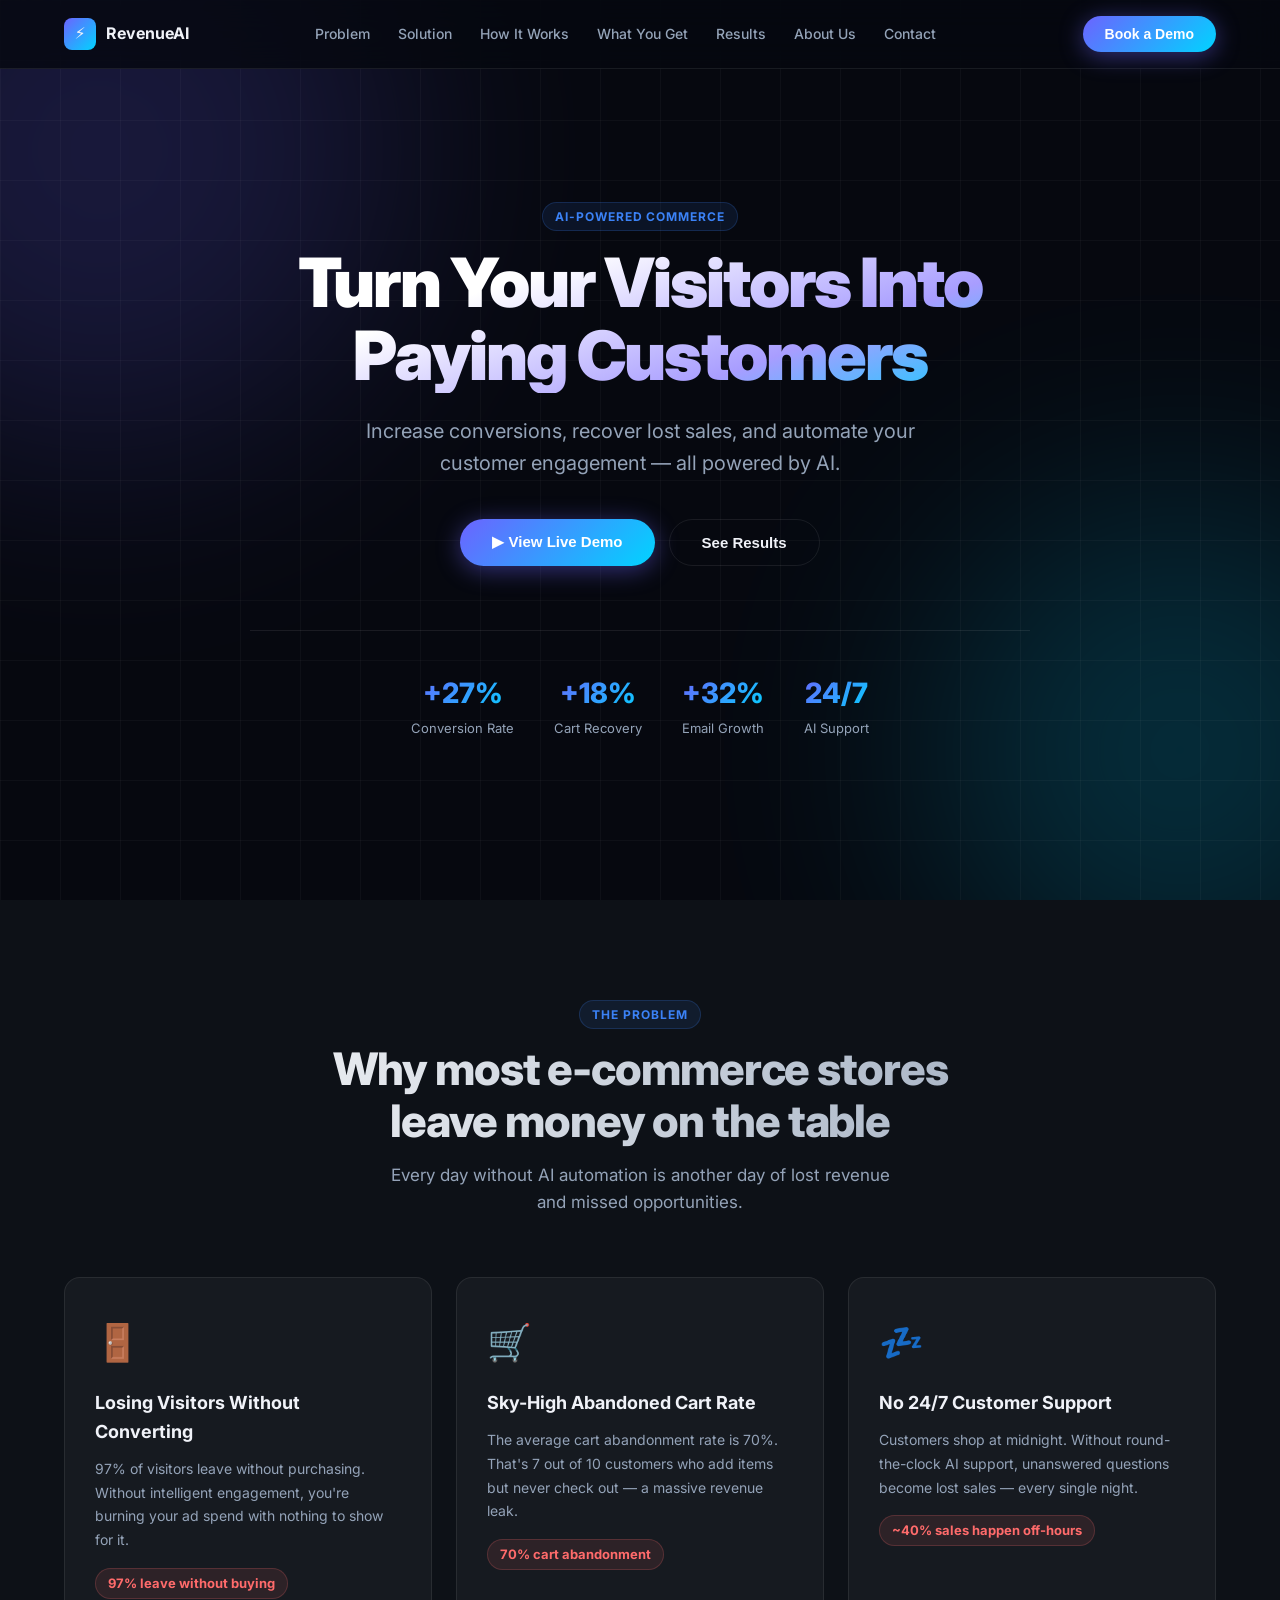
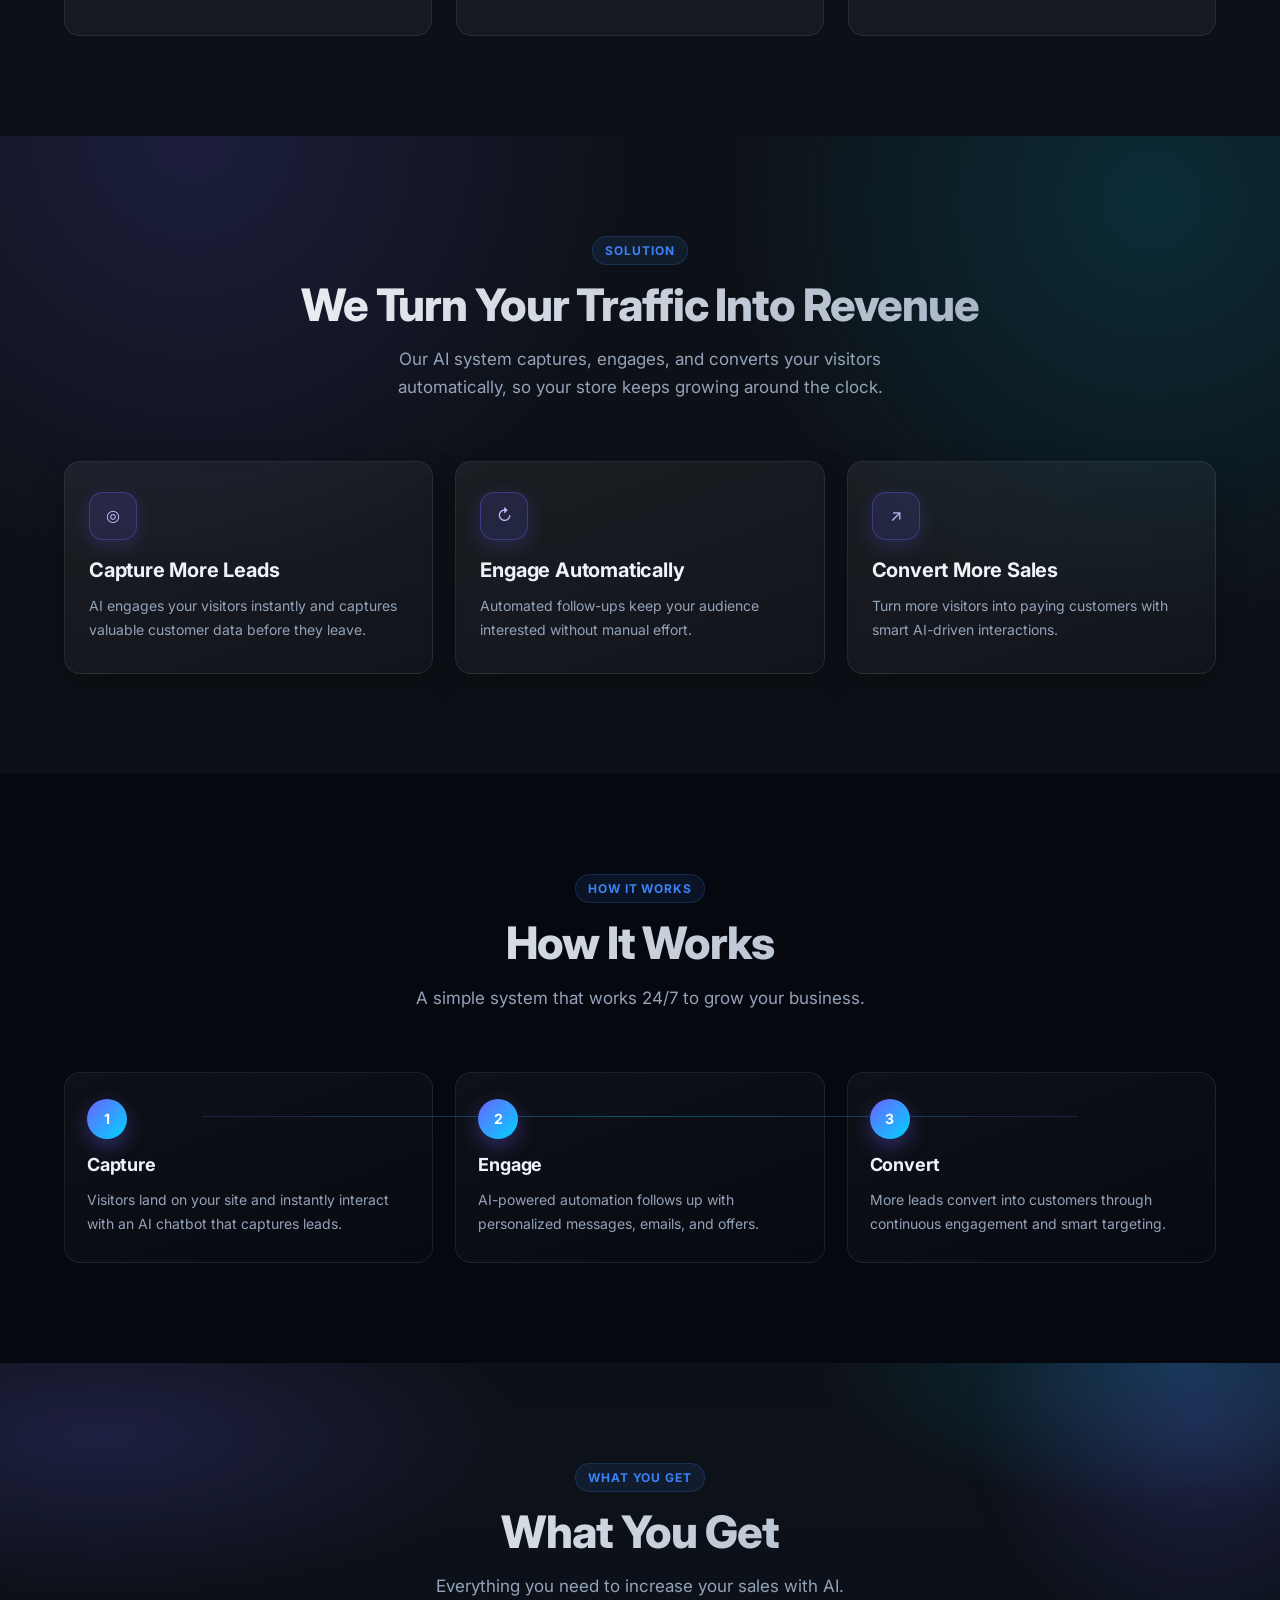
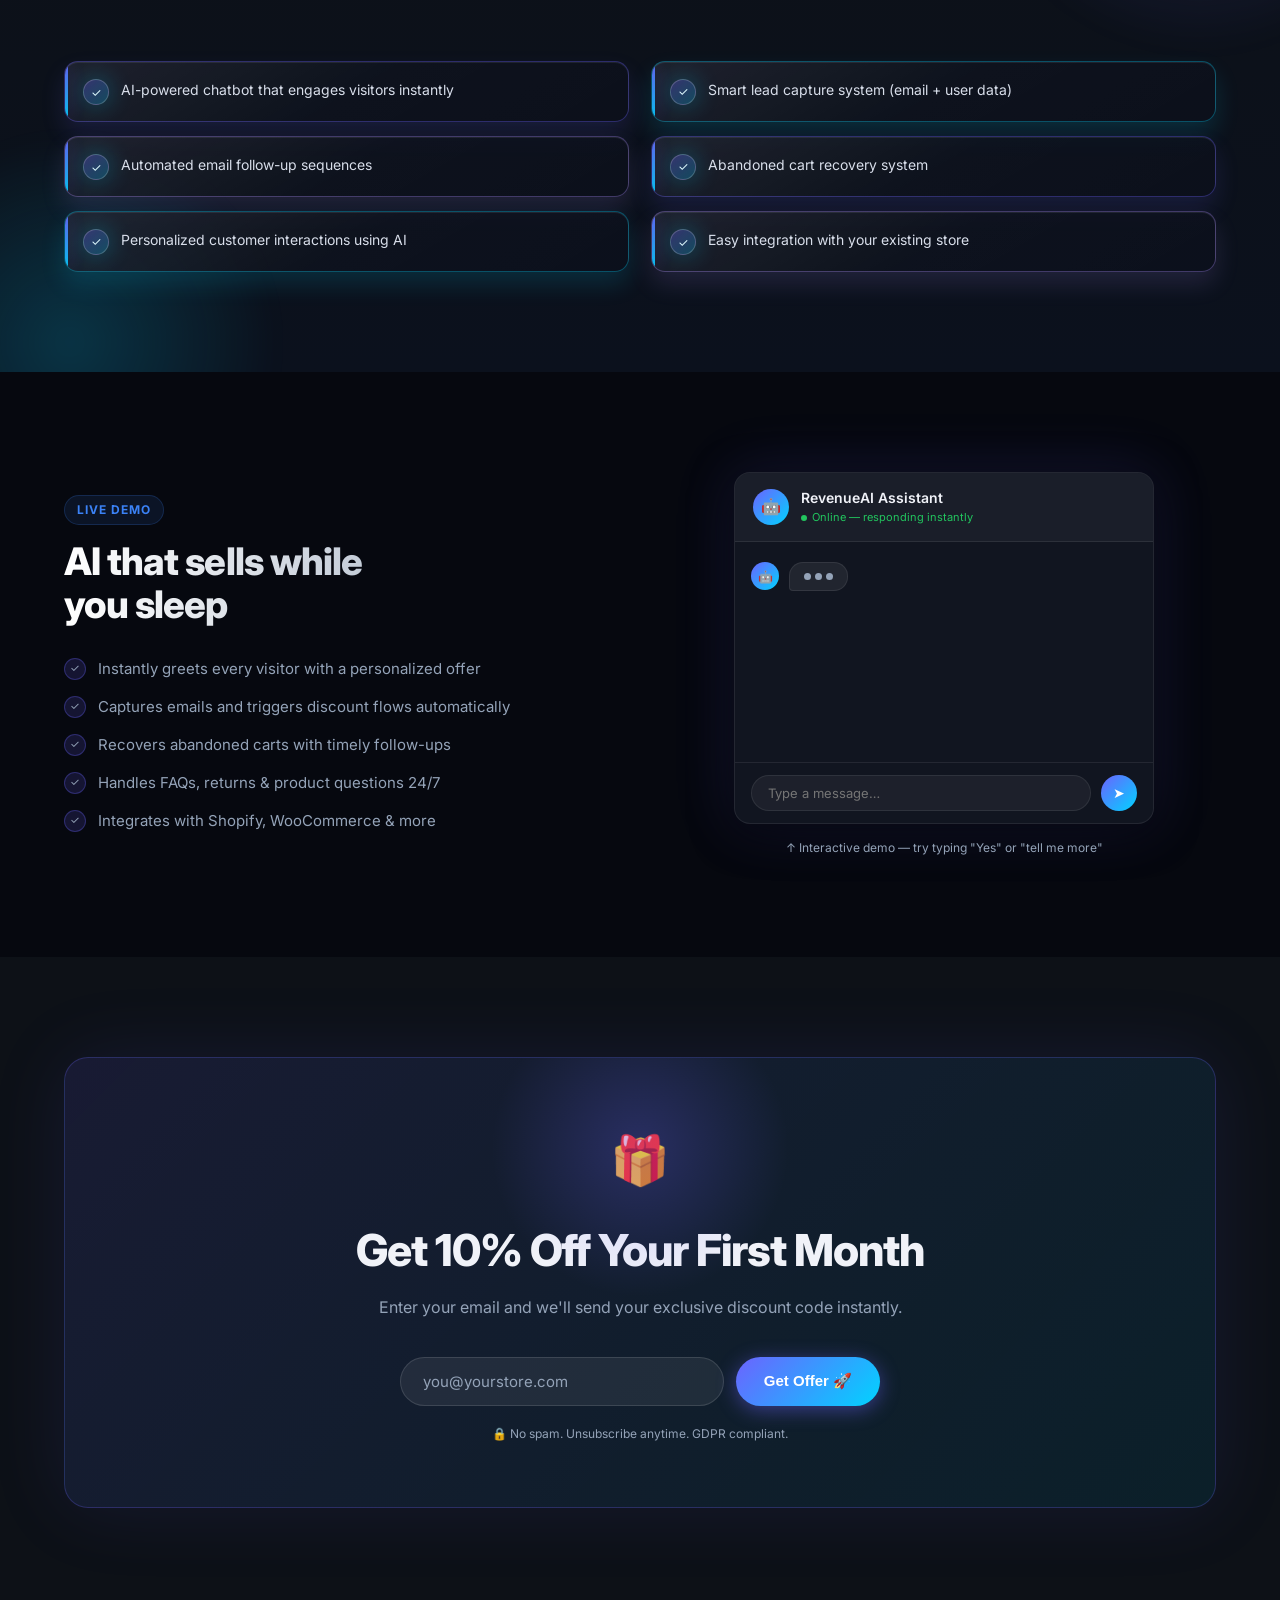
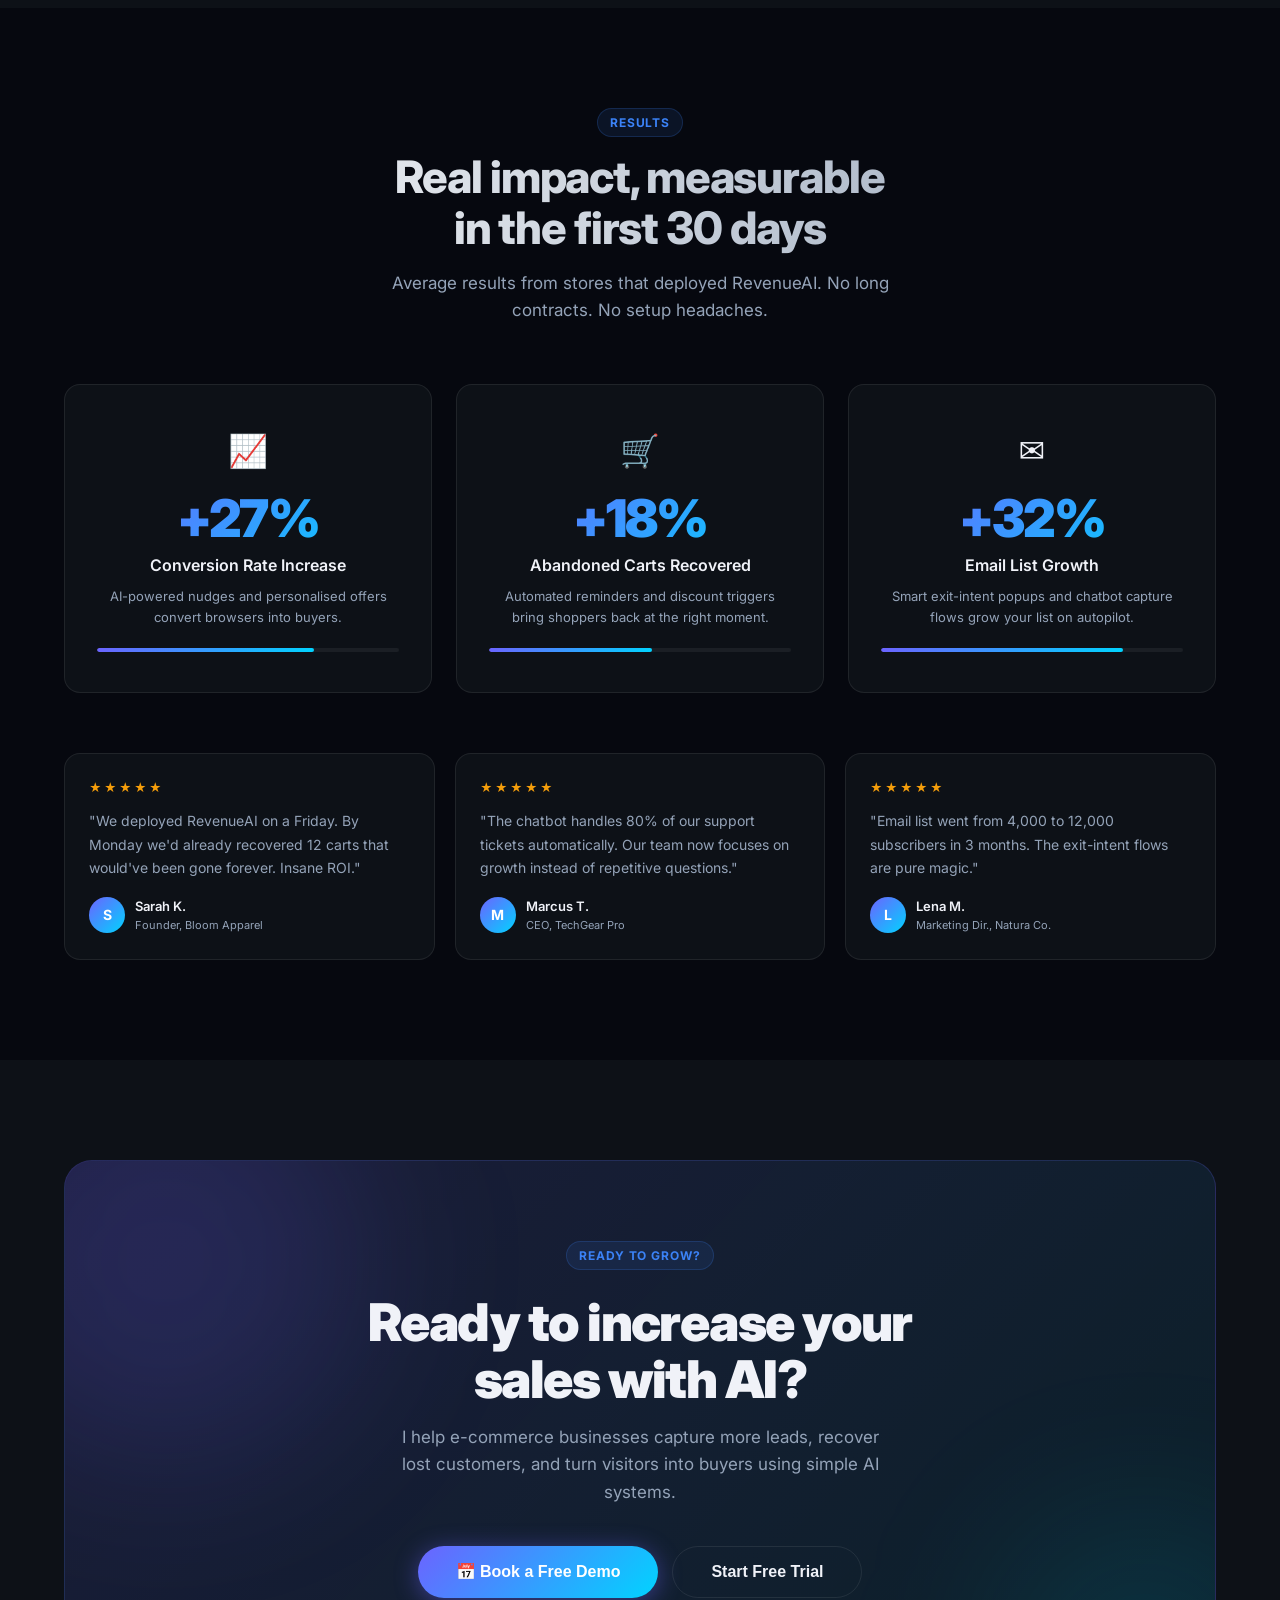
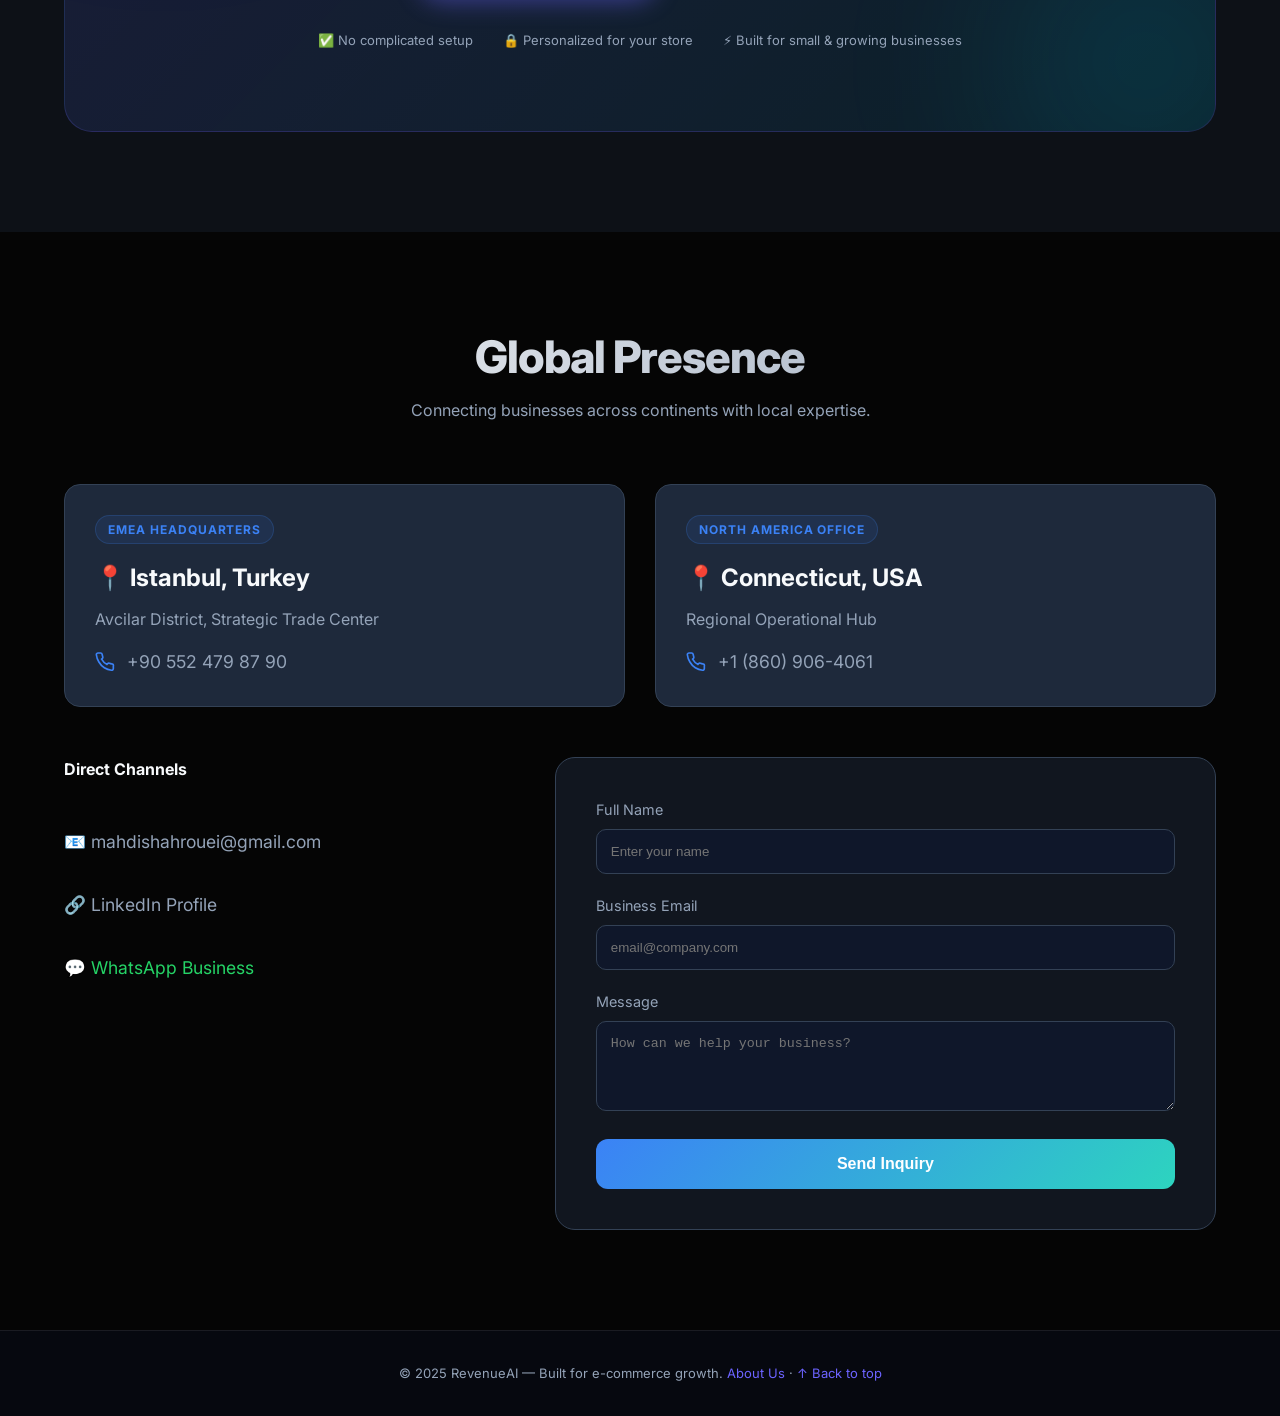
<file: index.html>
<!DOCTYPE html>
<html lang="en">

<head>
  <meta charset="UTF-8" />
  <meta name="viewport" content="width=device-width, initial-scale=1.0" />
  <title>AI Revenue Booster — Turn Your Visitors Into Paying Customers With AI</title>
  <meta name="description"
    content="Increase conversions, recover abandoned carts, and automate customer engagement using AI. See the live demo of AI Revenue Booster for e-commerce stores." />
  <link rel="preconnect" href="https://fonts.googleapis.com" />
  <link rel="preconnect" href="https://fonts.gstatic.com" crossorigin />
  <link href="https://fonts.googleapis.com/css2?family=Inter:wght@300;400;500;600;700;800;900&display=swap"
    rel="stylesheet" />
  <style>
    /* ─── CSS Reset & Variables ───────────────────────────────────────────── */
    *,
    *::before,
    *::after {
      box-sizing: border-box;
      margin: 0;
      padding: 0;
    }

    :root {
      --bg: #06080f;
      --bg-card: #0d1117;
      --bg-glass: rgba(255, 255, 255, 0.04);
      --border: rgba(255, 255, 255, 0.08);
      --accent: #6c63ff;
      --accent-2: #00d4ff;
      --accent-grad: linear-gradient(135deg, #6c63ff 0%, #00d4ff 100%);
      --text: #f0f2f8;
      --text-muted: #8b929e;
      --radius: 16px;
      --radius-sm: 10px;
      --shadow: 0 8px 40px rgba(0, 0, 0, 0.55);
      --shadow-glow: 0 0 60px rgba(108, 99, 255, 0.18);
      --transition: 0.3s cubic-bezier(0.4, 0, 0.2, 1);
    }

    html {
      scroll-behavior: smooth;
    }

    body {
      font-family: 'Inter', system-ui, -apple-system, sans-serif;
      background: var(--bg);
      color: var(--text);
      line-height: 1.6;
      overflow-x: hidden;
    }

    /* ─── Utility ─────────────────────────────────────────────────────────── */
    .container {
      max-width: 1100px;
      margin: 0 auto;
      padding: 0 24px;
    }

    .badge {
      display: inline-flex;
      align-items: center;
      gap: 6px;
      background: rgba(108, 99, 255, 0.15);
      border: 1px solid rgba(108, 99, 255, 0.35);
      color: #a89dff;
      font-size: 12px;
      font-weight: 600;
      letter-spacing: 0.08em;
      text-transform: uppercase;
      padding: 5px 14px;
      border-radius: 100px;
      margin-bottom: 20px;
    }

    .badge::before {
      content: '';
      width: 7px;
      height: 7px;
      background: var(--accent);
      border-radius: 50%;
      animation: pulse-dot 2s infinite;
    }

    @keyframes pulse-dot {

      0%,
      100% {
        opacity: 1;
        transform: scale(1);
      }

      50% {
        opacity: 0.5;
        transform: scale(0.7);
      }
    }

    .btn {
      display: inline-flex;
      align-items: center;
      gap: 8px;
      padding: 14px 32px;
      border-radius: 100px;
      font-size: 15px;
      font-weight: 600;
      cursor: pointer;
      text-decoration: none;
      border: none;
      transition: var(--transition);
      position: relative;
      overflow: hidden;
    }

    .btn::after {
      content: '';
      position: absolute;
      inset: 0;
      background: rgba(255, 255, 255, 0);
      transition: background 0.25s;
    }

    .btn:hover::after {
      background: rgba(255, 255, 255, 0.08);
    }

    .btn-primary {
      background: var(--accent-grad);
      color: #fff;
      box-shadow: 0 4px 24px rgba(108, 99, 255, 0.45);
    }

    .btn-primary:hover {
      transform: translateY(-2px);
      box-shadow: 0 8px 32px rgba(108, 99, 255, 0.6);
    }

    .btn-outline {
      background: transparent;
      color: var(--text);
      border: 1px solid var(--border);
    }

    .btn-outline:hover {
      border-color: rgba(255, 255, 255, 0.25);
      transform: translateY(-2px);
    }

    /* ─── Scroll-reveal animation ─────────────────────────────────────────── */
    .reveal {
      opacity: 0;
      transform: translateY(30px);
      transition: opacity 0.7s ease, transform 0.7s ease;
    }

    .reveal.visible {
      opacity: 1;
      transform: translateY(0);
    }

    .reveal-delay-1 {
      transition-delay: 0.1s;
    }

    .reveal-delay-2 {
      transition-delay: 0.2s;
    }

    .reveal-delay-3 {
      transition-delay: 0.3s;
    }

    .reveal-delay-4 {
      transition-delay: 0.4s;
    }

    /* ─── NAV ──────────────────────────────────────────────────────────────── */
    nav {
      position: fixed;
      top: 0;
      left: 0;
      right: 0;
      z-index: 100;
      padding: 16px 0;
      background: rgba(6, 8, 15, 0.8);
      backdrop-filter: blur(20px);
      -webkit-backdrop-filter: blur(20px);
      border-bottom: 1px solid var(--border);
      transition: var(--transition);
    }

    .nav-inner {
      display: flex;
      align-items: center;
      justify-content: space-between;
    }

    .nav-logo {
      display: flex;
      align-items: center;
      gap: 10px;
      text-decoration: none;
      color: var(--text);
      font-weight: 700;
      font-size: 16px;
    }

    .nav-logo-icon {
      width: 32px;
      height: 32px;
      background: var(--accent-grad);
      border-radius: 8px;
      display: flex;
      align-items: center;
      justify-content: center;
      font-size: 16px;
    }

    .nav-links {
      display: flex;
      gap: 28px;
      list-style: none;
    }

    .nav-links a {
      text-decoration: none;
      color: var(--text-muted);
      font-size: 14px;
      font-weight: 500;
      transition: color var(--transition);
    }

    .nav-links a:hover {
      color: var(--text);
    }

    .nav-cta {
      margin-left: 20px;
    }

    .nav-cta .btn {
      padding: 10px 22px;
      font-size: 14px;
    }

    /* ─── HERO ─────────────────────────────────────────────────────────────── */
    #hero {
      min-height: 100vh;
      display: flex;
      align-items: center;
      position: relative;
      padding: 120px 0 80px;
      overflow: hidden;
    }

    /* Ambient background blobs */
    .hero-blob {
      position: absolute;
      border-radius: 50%;
      filter: blur(120px);
      opacity: 0.18;
      pointer-events: none;
    }

    .hero-blob-1 {
      width: 600px;
      height: 600px;
      background: var(--accent);
      top: -150px;
      left: -200px;
    }

    .hero-blob-2 {
      width: 500px;
      height: 500px;
      background: var(--accent-2);
      bottom: -100px;
      right: -150px;
    }

    /* Grid lines backdrop */
    .grid-bg {
      position: absolute;
      inset: 0;
      background-image:
        linear-gradient(rgba(255, 255, 255, 0.03) 1px, transparent 1px),
        linear-gradient(90deg, rgba(255, 255, 255, 0.03) 1px, transparent 1px);
      background-size: 60px 60px;
      pointer-events: none;
    }

    .hero-content {
      position: relative;
      text-align: center;
      max-width: 780px;
      margin: 0 auto;
    }

    .hero-title {
      font-size: clamp(36px, 6vw, 68px);
      font-weight: 900;
      line-height: 1.08;
      letter-spacing: -0.03em;
      margin-bottom: 22px;
      background: linear-gradient(160deg, #ffffff 30%, #a89dff 70%, #00d4ff 100%);
      -webkit-background-clip: text;
      -webkit-text-fill-color: transparent;
      background-clip: text;
    }

    .hero-subtitle {
      font-size: clamp(16px, 2vw, 20px);
      color: var(--text-muted);
      max-width: 560px;
      margin: 0 auto 40px;
      font-weight: 400;
    }

    .hero-btns {
      display: flex;
      gap: 14px;
      justify-content: center;
      flex-wrap: wrap;
    }

    .hero-stats {
      display: flex;
      justify-content: center;
      gap: 40px;
      margin-top: 64px;
      padding-top: 40px;
      border-top: 1px solid var(--border);
      flex-wrap: wrap;
    }

    .hero-stat-item {
      text-align: center;
    }

    .hero-stat-num {
      font-size: 28px;
      font-weight: 800;
      background: var(--accent-grad);
      -webkit-background-clip: text;
      -webkit-text-fill-color: transparent;
      background-clip: text;
    }

    .hero-stat-label {
      font-size: 13px;
      color: var(--text-muted);
      margin-top: 2px;
    }

    /* ─── SECTION WRAPPER ─────────────────────────────────────────────────── */
    section {
      padding: 100px 0;
      position: relative;
    }

    .section-header {
      text-align: center;
      margin-bottom: 60px;
    }

    .section-title {
      font-size: clamp(28px, 4vw, 44px);
      font-weight: 800;
      letter-spacing: -0.025em;
      line-height: 1.15;
      margin-bottom: 14px;
    }

    .section-sub {
      font-size: 17px;
      color: var(--text-muted);
      max-width: 520px;
      margin: 0 auto;
    }

    /* ─── SOLUTION SECTION ────────────────────────────────────────────────── */
    #solution {
      background:
        radial-gradient(circle at 15% 0%, rgba(108, 99, 255, 0.16), transparent 35%),
        radial-gradient(circle at 90% 10%, rgba(0, 212, 255, 0.14), transparent 33%),
        var(--bg-card);
    }

    .solution-grid {
      display: grid;
      grid-template-columns: repeat(auto-fit, minmax(250px, 1fr));
      gap: 22px;
    }

    .solution-card {
      background: linear-gradient(160deg, rgba(255, 255, 255, 0.06), rgba(255, 255, 255, 0.02));
      border: 1px solid var(--border);
      border-radius: var(--radius);
      padding: 30px 24px;
      transition: var(--transition);
      box-shadow: 0 12px 30px rgba(0, 0, 0, 0.25);
      position: relative;
      overflow: hidden;
    }

    .solution-card::before {
      content: "";
      position: absolute;
      inset: -1px;
      background: linear-gradient(120deg, rgba(108, 99, 255, 0.3), rgba(0, 212, 255, 0.2), rgba(108, 99, 255, 0.1));
      opacity: 0;
      transition: opacity 0.35s ease;
      pointer-events: none;
      mask: linear-gradient(#000, #000) content-box, linear-gradient(#000, #000);
      -webkit-mask: linear-gradient(#000, #000) content-box, linear-gradient(#000, #000);
      mask-composite: exclude;
      -webkit-mask-composite: xor;
      padding: 1px;
      border-radius: var(--radius);
    }

    .solution-card:hover {
      transform: translateY(-7px) scale(1.01);
      box-shadow: 0 18px 46px rgba(108, 99, 255, 0.18);
    }

    .solution-card:hover::before {
      opacity: 1;
    }

    .solution-icon {
      width: 48px;
      height: 48px;
      border-radius: 14px;
      background: rgba(108, 99, 255, 0.14);
      border: 1px solid rgba(108, 99, 255, 0.35);
      display: flex;
      align-items: center;
      justify-content: center;
      margin-bottom: 14px;
      color: #c3bdff;
      animation: float-soft 4s ease-in-out infinite;
      box-shadow: 0 6px 18px rgba(108, 99, 255, 0.2);
    }

    .solution-card:nth-child(2) .solution-icon {
      animation-delay: 0.4s;
    }

    .solution-card:nth-child(3) .solution-icon {
      animation-delay: 0.8s;
    }

    .solution-card h3 {
      font-size: 20px;
      margin-bottom: 8px;
      letter-spacing: -0.01em;
    }

    .solution-card p {
      font-size: 14px;
      color: var(--text-muted);
      line-height: 1.75;
    }

    /* ─── HOW IT WORKS SECTION ────────────────────────────────────────────── */
    #how-it-works {
      background: var(--bg);
    }

    .steps-grid {
      display: grid;
      grid-template-columns: repeat(3, 1fr);
      gap: 22px;
      position: relative;
    }

    .steps-grid::before {
      content: "";
      position: absolute;
      top: 44px;
      left: 12%;
      right: 12%;
      height: 1px;
      background: linear-gradient(90deg, rgba(108, 99, 255, 0.2), rgba(0, 212, 255, 0.35), rgba(108, 99, 255, 0.2));
      z-index: 0;
    }

    .step-card {
      position: relative;
      z-index: 1;
      background: linear-gradient(160deg, rgba(255, 255, 255, 0.04), rgba(255, 255, 255, 0.01));
      border: 1px solid var(--border);
      border-radius: var(--radius);
      padding: 26px 22px;
      transition: var(--transition);
      overflow: hidden;
    }

    .step-card::before {
      content: "";
      position: absolute;
      top: -60%;
      left: -20%;
      width: 120%;
      height: 120%;
      background: radial-gradient(circle, rgba(0, 212, 255, 0.12), transparent 60%);
      opacity: 0;
      transition: opacity 0.35s ease;
      pointer-events: none;
    }

    .step-card:hover {
      transform: translateY(-5px);
      border-color: rgba(0, 212, 255, 0.32);
      box-shadow: 0 14px 32px rgba(0, 212, 255, 0.14);
    }

    .step-card:hover::before {
      opacity: 1;
    }

    .step-num {
      width: 40px;
      height: 40px;
      border-radius: 50%;
      background: var(--accent-grad);
      color: #fff;
      font-weight: 700;
      font-size: 14px;
      display: inline-flex;
      align-items: center;
      justify-content: center;
      margin-bottom: 12px;
      box-shadow: 0 8px 20px rgba(108, 99, 255, 0.35);
      animation: pulse-soft 2.4s ease-in-out infinite;
    }

    .step-card h3 {
      font-size: 18px;
      margin-bottom: 8px;
      letter-spacing: -0.01em;
    }

    .step-card p {
      font-size: 14px;
      color: var(--text-muted);
      line-height: 1.72;
    }

    .step-card::after {
      content: "→";
      position: absolute;
      top: 32px;
      right: -15px;
      color: rgba(255, 255, 255, 0.28);
      font-weight: 700;
      font-size: 18px;
    }

    .step-card:last-child::after {
      content: "";
    }

    /* ─── WHAT YOU GET SECTION ────────────────────────────────────────────── */
    #what-you-get {
      background:
        radial-gradient(700px 260px at 8% 12%, rgba(108, 99, 255, 0.18), transparent 60%),
        radial-gradient(620px 260px at 92% 0%, rgba(0, 212, 255, 0.16), transparent 58%),
        linear-gradient(180deg, #0d1117 0%, #0b111d 100%);
      overflow: hidden;
    }

    #what-you-get::before {
      content: "";
      position: absolute;
      width: 480px;
      height: 480px;
      right: -160px;
      top: -180px;
      background: radial-gradient(circle, rgba(108, 99, 255, 0.2) 0%, transparent 68%);
      filter: blur(10px);
      pointer-events: none;
      animation: drift-ambient 9s ease-in-out infinite;
    }

    #what-you-get::after {
      content: "";
      position: absolute;
      width: 420px;
      height: 420px;
      left: -140px;
      bottom: -180px;
      background: radial-gradient(circle, rgba(0, 212, 255, 0.18) 0%, transparent 70%);
      filter: blur(12px);
      pointer-events: none;
      animation: drift-ambient 11s ease-in-out infinite reverse;
    }

    .get-grid {
      display: grid;
      grid-template-columns: repeat(2, minmax(0, 1fr));
      gap: 14px 22px;
      perspective: 1100px;
      position: relative;
      z-index: 2;
    }

    .get-item {
      display: flex;
      gap: 12px;
      align-items: flex-start;
      padding: 16px 18px;
      background:
        linear-gradient(150deg, rgba(255, 255, 255, 0.09), rgba(255, 255, 255, 0.02) 52%, rgba(255, 255, 255, 0.01)),
        rgba(9, 13, 24, 0.75);
      border: 1px solid rgba(255, 255, 255, 0.12);
      border-radius: 14px;
      transition: var(--transition);
      position: relative;
      overflow: hidden;
      transform-style: preserve-3d;
      transform: rotateX(4deg) translateY(0);
      box-shadow:
        0 10px 20px rgba(0, 0, 0, 0.25),
        inset 0 1px 0 rgba(255, 255, 255, 0.08);
    }

    .get-item:nth-child(3n+1) {
      border-color: rgba(108, 99, 255, 0.35);
      box-shadow:
        0 12px 24px rgba(108, 99, 255, 0.14),
        inset 0 1px 0 rgba(255, 255, 255, 0.08);
    }

    .get-item:nth-child(3n+2) {
      border-color: rgba(0, 212, 255, 0.33);
      box-shadow:
        0 12px 24px rgba(0, 212, 255, 0.14),
        inset 0 1px 0 rgba(255, 255, 255, 0.08);
    }

    .get-item:nth-child(3n) {
      border-color: rgba(167, 139, 250, 0.34);
      box-shadow:
        0 12px 24px rgba(167, 139, 250, 0.14),
        inset 0 1px 0 rgba(255, 255, 255, 0.08);
    }

    .get-item::before {
      content: "";
      position: absolute;
      inset: 0;
      background: linear-gradient(105deg, transparent 18%, rgba(255, 255, 255, 0.16) 48%, transparent 82%);
      transform: translateX(-135%);
      transition: transform 0.7s ease;
      pointer-events: none;
    }

    .get-item::after {
      content: "";
      position: absolute;
      left: 0;
      top: 0;
      bottom: 0;
      width: 3px;
      background: var(--accent-grad);
      box-shadow: 0 0 18px rgba(108, 99, 255, 0.45);
      opacity: 0.92;
    }

    .get-item:hover {
      transform: translateY(-7px) rotateX(0deg) rotateY(-1.5deg);
      box-shadow:
        0 20px 34px rgba(108, 99, 255, 0.19),
        0 10px 22px rgba(0, 212, 255, 0.14);
    }

    .get-item:hover::before {
      transform: translateX(120%);
    }

    .get-check {
      width: 26px;
      height: 26px;
      border-radius: 50%;
      background: linear-gradient(140deg, rgba(108, 99, 255, 0.32), rgba(0, 212, 255, 0.25));
      border: 1px solid rgba(255, 255, 255, 0.2);
      color: #dffbff;
      font-size: 12px;
      display: flex;
      align-items: center;
      justify-content: center;
      flex-shrink: 0;
      margin-top: 1px;
      box-shadow:
        0 0 0 0 rgba(108, 99, 255, 0.35),
        0 0 24px rgba(0, 212, 255, 0.32);
      transform: translateZ(20px);
      animation: ping-soft 2.8s ease-out infinite;
    }

    .get-item p {
      font-size: 14px;
      color: #d8deea;
      line-height: 1.72;
      transform: translateZ(14px);
    }

    @keyframes float-soft {

      0%,
      100% {
        transform: translateY(0);
      }

      50% {
        transform: translateY(-4px);
      }
    }

    @keyframes pulse-soft {

      0%,
      100% {
        transform: scale(1);
        box-shadow: 0 8px 20px rgba(108, 99, 255, 0.35);
      }

      50% {
        transform: scale(1.05);
        box-shadow: 0 12px 24px rgba(108, 99, 255, 0.5);
      }
    }

    @keyframes ping-soft {
      0% {
        box-shadow: 0 0 0 0 rgba(74, 222, 128, 0.4);
      }

      70% {
        box-shadow: 0 0 0 8px rgba(74, 222, 128, 0);
      }

      100% {
        box-shadow: 0 0 0 0 rgba(74, 222, 128, 0);
      }
    }

    @keyframes drift-ambient {

      0%,
      100% {
        transform: translate3d(0, 0, 0) scale(1);
      }

      50% {
        transform: translate3d(0, 14px, 0) scale(1.04);
      }
    }

    /* ─── PROBLEM SECTION ─────────────────────────────────────────────────── */
    #problem {
      background: var(--bg-card);
    }

    .problem-grid {
      display: grid;
      grid-template-columns: repeat(auto-fit, minmax(280px, 1fr));
      gap: 24px;
    }

    .problem-card {
      background: var(--bg-glass);
      border: 1px solid var(--border);
      border-radius: var(--radius);
      padding: 36px 30px;
      transition: var(--transition);
      position: relative;
      overflow: hidden;
    }

    .problem-card::before {
      content: '';
      position: absolute;
      top: 0;
      left: 0;
      right: 0;
      height: 3px;
      background: var(--accent-grad);
      opacity: 0;
      transition: opacity var(--transition);
    }

    .problem-card:hover {
      transform: translateY(-6px);
      box-shadow: var(--shadow-glow);
      border-color: rgba(108, 99, 255, 0.3);
    }

    .problem-card:hover::before {
      opacity: 1;
    }

    .problem-icon {
      font-size: 36px;
      margin-bottom: 18px;
      display: block;
    }

    .problem-card h3 {
      font-size: 18px;
      font-weight: 700;
      margin-bottom: 10px;
      color: var(--text);
    }

    .problem-card p {
      font-size: 14px;
      color: var(--text-muted);
      line-height: 1.7;
    }

    .problem-stat {
      display: inline-block;
      margin-top: 16px;
      font-size: 13px;
      font-weight: 700;
      color: #ff6b6b;
      background: rgba(255, 107, 107, 0.1);
      border: 1px solid rgba(255, 107, 107, 0.2);
      padding: 4px 12px;
      border-radius: 100px;
    }

    /* ─── CHATBOT SECTION ─────────────────────────────────────────────────── */
    #chatbot {
      background: var(--bg);
    }

    .chatbot-wrapper {
      display: grid;
      grid-template-columns: 1fr 1fr;
      gap: 64px;
      align-items: center;
    }

    @media (max-width: 768px) {
      .chatbot-wrapper {
        grid-template-columns: 1fr;
        gap: 40px;
      }
    }

    .chatbot-copy .section-header {
      text-align: left;
      margin-bottom: 30px;
    }

    .chatbot-copy .section-header .section-title {
      font-size: clamp(24px, 3.5vw, 38px);
    }

    .chatbot-feature-list {
      list-style: none;
      display: flex;
      flex-direction: column;
      gap: 14px;
    }

    .chatbot-feature-list li {
      display: flex;
      align-items: flex-start;
      gap: 12px;
      font-size: 15px;
      color: var(--text-muted);
    }

    .check-icon {
      width: 22px;
      height: 22px;
      background: rgba(108, 99, 255, 0.15);
      border: 1px solid rgba(108, 99, 255, 0.3);
      border-radius: 50%;
      display: flex;
      align-items: center;
      justify-content: center;
      font-size: 11px;
      flex-shrink: 0;
      margin-top: 1px;
    }

    /* Chat window UI */
    .chat-window {
      background: #111520;
      border: 1px solid var(--border);
      border-radius: var(--radius);
      box-shadow: var(--shadow), var(--shadow-glow);
      overflow: hidden;
      max-width: 420px;
      width: 100%;
      margin: 0 auto;
    }

    .chat-header {
      background: rgba(255, 255, 255, 0.04);
      border-bottom: 1px solid var(--border);
      padding: 14px 18px;
      display: flex;
      align-items: center;
      gap: 12px;
    }

    .chat-avatar {
      width: 36px;
      height: 36px;
      background: var(--accent-grad);
      border-radius: 50%;
      display: flex;
      align-items: center;
      justify-content: center;
      font-size: 16px;
      flex-shrink: 0;
    }

    .chat-header-info strong {
      display: block;
      font-size: 14px;
      font-weight: 600;
      color: var(--text);
    }

    .chat-status {
      display: flex;
      align-items: center;
      gap: 5px;
      font-size: 11px;
      color: #22c55e;
    }

    .chat-status::before {
      content: '';
      width: 6px;
      height: 6px;
      background: #22c55e;
      border-radius: 50%;
      animation: pulse-dot 2s infinite;
    }

    .chat-body {
      padding: 20px 16px;
      display: flex;
      flex-direction: column;
      gap: 14px;
      min-height: 220px;
    }

    .chat-msg {
      display: flex;
      gap: 10px;
      align-items: flex-end;
      animation: fadeSlideUp 0.5s ease both;
    }

    @keyframes fadeSlideUp {
      from {
        opacity: 0;
        transform: translateY(12px);
      }

      to {
        opacity: 1;
        transform: translateY(0);
      }
    }

    .chat-msg.ai {
      align-self: flex-start;
    }

    .chat-msg.user {
      flex-direction: row-reverse;
      align-self: flex-end;
    }

    .chat-bubble {
      max-width: 82%;
      padding: 10px 14px;
      border-radius: 14px;
      font-size: 14px;
      line-height: 1.5;
    }

    .chat-msg.ai .chat-bubble {
      background: rgba(255, 255, 255, 0.07);
      border: 1px solid var(--border);
      border-bottom-left-radius: 4px;
      color: var(--text);
    }

    .chat-msg.user .chat-bubble {
      background: var(--accent-grad);
      border-bottom-right-radius: 4px;
      color: #fff;
    }

    .chat-msg.ai .chat-mini-avatar {
      width: 28px;
      height: 28px;
      background: var(--accent-grad);
      border-radius: 50%;
      display: flex;
      align-items: center;
      justify-content: center;
      font-size: 12px;
      flex-shrink: 0;
    }

    .chat-discount-badge {
      display: inline-block;
      margin-top: 6px;
      background: rgba(0, 212, 255, 0.15);
      border: 1px solid rgba(0, 212, 255, 0.3);
      color: var(--accent-2);
      font-weight: 700;
      font-size: 15px;
      letter-spacing: 0.06em;
      padding: 4px 12px;
      border-radius: 8px;
    }

    .chat-footer {
      border-top: 1px solid var(--border);
      padding: 12px 16px;
      display: flex;
      gap: 10px;
    }

    .chat-input {
      flex: 1;
      background: rgba(255, 255, 255, 0.05);
      border: 1px solid var(--border);
      border-radius: 100px;
      padding: 9px 16px;
      color: var(--text-muted);
      font-size: 13px;
      font-family: inherit;
      outline: none;
    }

    .chat-send-btn {
      width: 36px;
      height: 36px;
      background: var(--accent-grad);
      border: none;
      border-radius: 50%;
      color: #fff;
      font-size: 14px;
      cursor: pointer;
      display: flex;
      align-items: center;
      justify-content: center;
      transition: var(--transition);
    }

    .chat-send-btn:hover {
      transform: scale(1.1);
    }

    /* Typing indicator */
    .typing-indicator {
      display: flex;
      align-items: center;
      gap: 10px;
      opacity: 0;
      transition: opacity 0.3s;
    }

    .typing-indicator.visible {
      opacity: 1;
    }

    .typing-dots {
      display: flex;
      gap: 4px;
      background: rgba(255, 255, 255, 0.07);
      border: 1px solid var(--border);
      padding: 10px 14px;
      border-radius: 14px;
      border-bottom-left-radius: 4px;
    }

    .typing-dot {
      width: 7px;
      height: 7px;
      background: var(--text-muted);
      border-radius: 50%;
      animation: bounce 1.2s ease infinite;
    }

    .typing-dot:nth-child(2) {
      animation-delay: 0.2s;
    }

    .typing-dot:nth-child(3) {
      animation-delay: 0.4s;
    }

    @keyframes bounce {

      0%,
      60%,
      100% {
        transform: translateY(0);
      }

      30% {
        transform: translateY(-6px);
      }
    }

    /* ─── LEAD GEN / POPUP ────────────────────────────────────────────────── */
    #leadgen {
      background: var(--bg-card);
    }

    .leadgen-inner {
      background: linear-gradient(135deg, rgba(108, 99, 255, 0.12) 0%, rgba(0, 212, 255, 0.08) 100%);
      border: 1px solid rgba(108, 99, 255, 0.25);
      border-radius: 24px;
      padding: 64px 40px;
      text-align: center;
      position: relative;
      overflow: hidden;
      box-shadow: 0 0 80px rgba(108, 99, 255, 0.1);
    }

    .leadgen-inner::before {
      content: '';
      position: absolute;
      top: -60px;
      left: 50%;
      transform: translateX(-50%);
      width: 300px;
      height: 300px;
      background: radial-gradient(circle, rgba(108, 99, 255, 0.25) 0%, transparent 70%);
      pointer-events: none;
    }

    .leadgen-emoji {
      font-size: 48px;
      margin-bottom: 16px;
      display: block;
    }

    .leadgen-title {
      font-size: clamp(28px, 4vw, 44px);
      font-weight: 800;
      letter-spacing: -0.025em;
      margin-bottom: 10px;
    }

    .leadgen-sub {
      color: var(--text-muted);
      font-size: 16px;
      margin-bottom: 36px;
    }

    .leadgen-form {
      display: flex;
      gap: 12px;
      max-width: 480px;
      margin: 0 auto;
      flex-wrap: wrap;
      justify-content: center;
    }

    .leadgen-input {
      flex: 1;
      min-width: 220px;
      background: rgba(255, 255, 255, 0.07);
      border: 1px solid rgba(255, 255, 255, 0.12);
      border-radius: 100px;
      padding: 14px 22px;
      color: var(--text);
      font-size: 15px;
      font-family: inherit;
      outline: none;
      transition: border-color var(--transition);
    }

    .leadgen-input::placeholder {
      color: var(--text-muted);
    }

    .leadgen-input:focus {
      border-color: var(--accent);
    }

    .leadgen-btn {
      padding: 14px 28px;
      font-size: 15px;
      border-radius: 100px;
      font-weight: 700;
      cursor: pointer;
      border: none;
      background: var(--accent-grad);
      color: #fff;
      transition: var(--transition);
      box-shadow: 0 4px 20px rgba(108, 99, 255, 0.45);
    }

    .leadgen-btn:hover {
      transform: translateY(-2px);
      box-shadow: 0 8px 28px rgba(108, 99, 255, 0.6);
    }

    .leadgen-trust {
      margin-top: 18px;
      font-size: 12px;
      color: var(--text-muted);
      display: flex;
      align-items: center;
      justify-content: center;
      gap: 6px;
    }

    .leadgen-success {
      display: none;
      flex-direction: column;
      align-items: center;
      gap: 10px;
      animation: fadeSlideUp 0.5s ease;
    }

    .leadgen-success.show {
      display: flex;
    }

    /* ─── RESULTS / METRICS ───────────────────────────────────────────────── */
    #results {
      background: var(--bg);
    }

    .results-grid {
      display: grid;
      grid-template-columns: repeat(auto-fit, minmax(280px, 1fr));
      gap: 24px;
    }

    .metric-card {
      background: var(--bg-card);
      border: 1px solid var(--border);
      border-radius: var(--radius);
      padding: 40px 32px;
      text-align: center;
      position: relative;
      overflow: hidden;
      transition: var(--transition);
    }

    .metric-card::after {
      content: '';
      position: absolute;
      inset: 0;
      background: var(--accent-grad);
      opacity: 0;
      transition: opacity 0.35s;
      z-index: 0;
    }

    .metric-card:hover {
      transform: translateY(-8px);
      box-shadow: var(--shadow-glow);
      border-color: rgba(108, 99, 255, 0.4);
    }

    .metric-card:hover::after {
      opacity: 0.06;
    }

    .metric-card>* {
      position: relative;
      z-index: 1;
    }

    .metric-icon {
      font-size: 32px;
      margin-bottom: 16px;
      display: block;
    }

    .metric-num {
      font-size: 52px;
      font-weight: 900;
      letter-spacing: -0.04em;
      line-height: 1;
      background: var(--accent-grad);
      -webkit-background-clip: text;
      -webkit-text-fill-color: transparent;
      background-clip: text;
      margin-bottom: 8px;
    }

    .metric-label {
      font-size: 16px;
      font-weight: 600;
      color: var(--text);
      margin-bottom: 8px;
    }

    .metric-desc {
      font-size: 13px;
      color: var(--text-muted);
      line-height: 1.6;
    }

    .metric-bar-wrap {
      margin-top: 20px;
      height: 4px;
      background: rgba(255, 255, 255, 0.06);
      border-radius: 100px;
      overflow: hidden;
    }

    .metric-bar {
      height: 100%;
      background: var(--accent-grad);
      border-radius: 100px;
      width: 0%;
      transition: width 1.4s cubic-bezier(0.4, 0, 0.2, 1) 0.3s;
    }

    /* ─── TESTIMONIALS (mini) ─────────────────────────────────────────────── */
    .testimonials-row {
      display: flex;
      gap: 20px;
      margin-top: 60px;
      flex-wrap: wrap;
    }

    .testimonial-card {
      flex: 1;
      min-width: 260px;
      background: var(--bg-card);
      border: 1px solid var(--border);
      border-radius: var(--radius);
      padding: 24px;
      transition: var(--transition);
    }

    .testimonial-card:hover {
      border-color: rgba(108, 99, 255, 0.3);
    }

    .testimonial-stars {
      color: #f59e0b;
      font-size: 12px;
      margin-bottom: 12px;
      letter-spacing: 2px;
    }

    .testimonial-text {
      font-size: 14px;
      color: var(--text-muted);
      line-height: 1.7;
      margin-bottom: 16px;
    }

    .testimonial-author {
      display: flex;
      align-items: center;
      gap: 10px;
    }

    .testimonial-avatar {
      width: 36px;
      height: 36px;
      border-radius: 50%;
      background: var(--accent-grad);
      display: flex;
      align-items: center;
      justify-content: center;
      font-size: 14px;
      font-weight: 700;
      color: #fff;
    }

    .testimonial-name {
      font-size: 13px;
      font-weight: 600;
      color: var(--text);
    }

    .testimonial-role {
      font-size: 11px;
      color: var(--text-muted);
    }

    /* ─── FINAL CTA ───────────────────────────────────────────────────────── */
    #final-cta {
      background: var(--bg-card);
      text-align: center;
    }

    .cta-inner {
      background: linear-gradient(135deg, rgba(108, 99, 255, 0.15), rgba(0, 212, 255, 0.08));
      border: 1px solid rgba(108, 99, 255, 0.2);
      border-radius: 28px;
      padding: 80px 40px;
      position: relative;
      overflow: hidden;
    }

    .cta-inner::before,
    .cta-inner::after {
      content: '';
      position: absolute;
      border-radius: 50%;
      filter: blur(80px);
      pointer-events: none;
    }

    .cta-inner::before {
      width: 400px;
      height: 400px;
      background: rgba(108, 99, 255, 0.15);
      top: -100px;
      left: -100px;
    }

    .cta-inner::after {
      width: 300px;
      height: 300px;
      background: rgba(0, 212, 255, 0.1);
      bottom: -80px;
      right: -80px;
    }

    .cta-inner>* {
      position: relative;
      z-index: 1;
    }

    .cta-title {
      font-size: clamp(30px, 5vw, 52px);
      font-weight: 900;
      letter-spacing: -0.03em;
      margin-bottom: 16px;
      line-height: 1.1;
    }

    .cta-sub {
      color: var(--text-muted);
      font-size: 17px;
      margin-bottom: 40px;
      max-width: 480px;
      margin-left: auto;
      margin-right: auto;
    }

    .cta-btns {
      display: flex;
      gap: 14px;
      justify-content: center;
      flex-wrap: wrap;
    }

    .cta-trust-row {
      margin-top: 32px;
      display: flex;
      justify-content: center;
      gap: 30px;
      flex-wrap: wrap;
    }

    .cta-trust-item {
      display: flex;
      align-items: center;
      gap: 6px;
      font-size: 13px;
      color: var(--text-muted);
    }

    /* ─── FOOTER ──────────────────────────────────────────────────────────── */
    footer {
      background: var(--bg);
      border-top: 1px solid var(--border);
      padding: 32px 0;
      text-align: center;
    }

    footer p {
      font-size: 13px;
      color: var(--text-muted);
    }

    footer a {
      color: var(--accent);
      text-decoration: none;
    }

    footer a:hover {
      text-decoration: underline;
    }

    /* ─── ABOUT SECTION ───────────────────────────────────────────────────── */
    #about {
      background: var(--bg-card);
    }

    .about-wrapper {
      display: grid;
      grid-template-columns: 1fr 1.6fr;
      gap: 64px;
      align-items: start;
    }

    .about-profile {
      display: flex;
      flex-direction: column;
      align-items: center;
      text-align: center;
      gap: 16px;
    }

    .about-avatar {
      width: 140px;
      height: 140px;
      border-radius: 50%;
      background: var(--accent-grad);
      display: flex;
      align-items: center;
      justify-content: center;
      font-size: 62px;
      box-shadow: 0 0 0 4px rgba(108, 99, 255, 0.2), 0 0 0 8px rgba(108, 99, 255, 0.08);
      flex-shrink: 0;
    }

    .about-name {
      font-size: 22px;
      font-weight: 800;
      letter-spacing: -0.02em;
    }

    .about-role {
      font-size: 14px;
      color: var(--text-muted);
      background: rgba(108, 99, 255, 0.12);
      border: 1px solid rgba(108, 99, 255, 0.25);
      border-radius: 100px;
      padding: 4px 14px;
    }

    .about-social-links {
      display: flex;
      gap: 12px;
      margin-top: 8px;
    }

    .about-social-link {
      width: 38px;
      height: 38px;
      background: var(--bg-glass);
      border: 1px solid var(--border);
      border-radius: 50%;
      display: flex;
      align-items: center;
      justify-content: center;
      color: var(--text-muted);
      text-decoration: none;
      font-size: 15px;
      transition: var(--transition);
    }

    .about-social-link:hover {
      background: rgba(108, 99, 255, 0.15);
      border-color: rgba(108, 99, 255, 0.4);
      color: var(--text);
      transform: translateY(-2px);
    }

    .about-stats-row {
      display: flex;
      gap: 12px;
      margin-top: 16px;
      flex-wrap: wrap;
      justify-content: center;
    }

    .about-stat-pill {
      text-align: center;
      background: var(--bg-glass);
      border: 1px solid var(--border);
      border-radius: var(--radius-sm);
      padding: 12px 18px;
      min-width: 80px;
    }

    .about-stat-pill strong {
      display: block;
      font-size: 22px;
      font-weight: 800;
      background: var(--accent-grad);
      -webkit-background-clip: text;
      -webkit-text-fill-color: transparent;
      background-clip: text;
    }

    .about-stat-pill span {
      font-size: 11px;
      color: var(--text-muted);
    }

    .about-text-side {
      display: flex;
      flex-direction: column;
      gap: 20px;
    }

    .about-text-side p {
      font-size: 16px;
      color: var(--text-muted);
      line-height: 1.8;
    }

    .about-skills-wrap {
      margin-top: 8px;
      display: flex;
      flex-direction: column;
      gap: 14px;
    }

    .skill-group-title {
      font-size: 12px;
      font-weight: 700;
      text-transform: uppercase;
      letter-spacing: 0.1em;
      color: var(--text-muted);
      margin-bottom: 8px;
    }

    .skill-tags {
      display: flex;
      flex-wrap: wrap;
      gap: 8px;
    }

    .skill-tag {
      font-size: 12px;
      font-weight: 500;
      color: #a89dff;
      background: rgba(108, 99, 255, 0.1);
      border: 1px solid rgba(108, 99, 255, 0.2);
      padding: 4px 12px;
      border-radius: 100px;
      transition: var(--transition);
    }

    .skill-tag:hover {
      background: rgba(108, 99, 255, 0.2);
      border-color: rgba(108, 99, 255, 0.4);
    }

    /* ─── PROJECTS SECTION ────────────────────────────────────────────────── */
    #projects {
      background: var(--bg);
    }

    .proj-grid {
      display: grid;
      grid-template-columns: repeat(auto-fit, minmax(300px, 1fr));
      gap: 22px;
    }

    .proj-card {
      background: var(--bg-card);
      border: 1px solid var(--border);
      border-radius: var(--radius);
      overflow: hidden;
      transition: var(--transition);
      display: flex;
      flex-direction: column;
    }

    .proj-card:hover {
      transform: translateY(-6px);
      box-shadow: var(--shadow-glow);
      border-color: rgba(108, 99, 255, 0.35);
    }

    .proj-header {
      padding: 24px 24px 0;
      display: flex;
      align-items: center;
      gap: 14px;
    }

    .proj-icon {
      width: 48px;
      height: 48px;
      border-radius: 12px;
      background: var(--accent-grad);
      display: flex;
      align-items: center;
      justify-content: center;
      font-size: 22px;
      flex-shrink: 0;
    }

    .proj-meta {
      flex: 1;
    }

    .proj-title {
      font-size: 15px;
      font-weight: 700;
      line-height: 1.35;
      margin-bottom: 0;
    }

    .proj-category {
      font-size: 11px;
      color: var(--accent);
      font-weight: 600;
      text-transform: uppercase;
      letter-spacing: 0.07em;
    }

    .proj-body {
      padding: 16px 24px 20px;
      flex: 1;
    }

    .proj-desc {
      font-size: 13px;
      color: var(--text-muted);
      line-height: 1.7;
      margin-bottom: 16px;
    }

    .proj-tags {
      display: flex;
      flex-wrap: wrap;
      gap: 6px;
    }

    .proj-tag {
      font-size: 11px;
      font-weight: 500;
      color: var(--text-muted);
      background: rgba(255, 255, 255, 0.05);
      border: 1px solid var(--border);
      padding: 3px 10px;
      border-radius: 100px;
    }

    .proj-footer {
      padding: 14px 24px;
      border-top: 1px solid var(--border);
      display: flex;
      gap: 12px;
    }

    .proj-link {
      display: flex;
      align-items: center;
      gap: 6px;
      font-size: 12px;
      font-weight: 600;
      color: var(--accent);
      text-decoration: none;
      background: rgba(108, 99, 255, 0.1);
      border: 1px solid rgba(108, 99, 255, 0.2);
      padding: 5px 12px;
      border-radius: 100px;
      transition: var(--transition);
    }

    .proj-link:hover {
      background: rgba(108, 99, 255, 0.2);
      transform: translateY(-1px);
    }

    /* ─── CERTIFICATES SECTION ────────────────────────────────────────────── */
    #certificates {
      background: var(--bg-card);
    }

    .cert-grid {
      display: grid;
      grid-template-columns: repeat(auto-fit, minmax(240px, 1fr));
      gap: 18px;
    }

    .cert-card {
      background: var(--bg-glass);
      border: 1px solid var(--border);
      border-radius: var(--radius);
      padding: 22px 20px;
      display: flex;
      flex-direction: column;
      gap: 10px;
      transition: var(--transition);
      position: relative;
      overflow: hidden;
    }

    .cert-card::after {
      content: '';
      position: absolute;
      bottom: 0;
      left: 0;
      right: 0;
      height: 3px;
      background: var(--accent-grad);
      opacity: 0;
      transition: opacity var(--transition);
    }

    .cert-card:hover {
      transform: translateY(-4px);
      border-color: rgba(108, 99, 255, 0.3);
      box-shadow: 0 8px 30px rgba(108, 99, 255, 0.12);
    }

    .cert-card:hover::after {
      opacity: 1;
    }

    .cert-issuer-badge {
      display: inline-flex;
      align-items: center;
      gap: 5px;
      font-size: 10px;
      font-weight: 700;
      text-transform: uppercase;
      letter-spacing: 0.06em;
      color: var(--accent-2);
      background: rgba(0, 212, 255, 0.08);
      border: 1px solid rgba(0, 212, 255, 0.2);
      padding: 3px 10px;
      border-radius: 100px;
      width: fit-content;
    }

    .cert-title {
      font-size: 14px;
      font-weight: 700;
      line-height: 1.4;
      color: var(--text);
    }

    .cert-date {
      font-size: 12px;
      color: var(--text-muted);
    }

    .cert-icon {
      position: absolute;
      top: 18px;
      right: 18px;
      font-size: 24px;
      opacity: 0.25;
    }

    /* ─── RESPONSIVE ──────────────────────────────────────────────────────── */
    @media (max-width: 900px) {
      .steps-grid {
        grid-template-columns: 1fr;
      }

      .steps-grid::before {
        display: none;
      }

      .step-card::after {
        content: "↓";
        right: 18px;
        top: auto;
        bottom: -14px;
      }

      .step-card:last-child::after {
        content: "";
      }

      .get-grid {
        grid-template-columns: 1fr;
      }
    }

    @media (max-width: 768px) {
      .nav-links {
        display: none;
      }

      .hero-stats {
        gap: 24px;
      }

      .leadgen-inner {
        padding: 40px 20px;
      }

      .cta-inner {
        padding: 48px 20px;
      }

      .about-wrapper {
        grid-template-columns: 1fr;
        gap: 40px;
      }
    }

    /* ─── MODAL OVERLAY (discount popup) ─────────────────────────────────── */
    .modal-overlay {
      position: fixed;
      inset: 0;
      background: rgba(0, 0, 0, 0.7);
      backdrop-filter: blur(8px);
      z-index: 200;
      display: flex;
      align-items: center;
      justify-content: center;
      opacity: 0;
      pointer-events: none;
      transition: opacity 0.35s;
    }

    .modal-overlay.open {
      opacity: 1;
      pointer-events: all;
    }

    .modal {
      background: #111520;
      border: 1px solid rgba(108, 99, 255, 0.3);
      border-radius: 24px;
      padding: 48px 40px;
      max-width: 440px;
      width: 90%;
      text-align: center;
      position: relative;
      transform: scale(0.92) translateY(20px);
      transition: transform 0.35s cubic-bezier(0.34, 1.56, 0.64, 1);
      box-shadow: 0 30px 80px rgba(0, 0, 0, 0.6), 0 0 60px rgba(108, 99, 255, 0.15);
    }

    .modal-overlay.open .modal {
      transform: scale(1) translateY(0);
    }

    .modal-close {
      position: absolute;
      top: 16px;
      right: 16px;
      background: rgba(255, 255, 255, 0.06);
      border: none;
      color: var(--text-muted);
      width: 32px;
      height: 32px;
      border-radius: 50%;
      cursor: pointer;
      font-size: 16px;
      display: flex;
      align-items: center;
      justify-content: center;
      transition: var(--transition);
    }

    .modal-close:hover {
      background: rgba(255, 255, 255, 0.12);
      color: var(--text);
    }

    .modal-badge-icon {
      font-size: 52px;
      margin-bottom: 12px;
      display: block;
    }

    .modal-title {
      font-size: 26px;
      font-weight: 800;
      margin-bottom: 8px;
    }

    .modal-sub {
      font-size: 15px;
      color: var(--text-muted);
      margin-bottom: 28px;
    }

    .modal-form {
      display: flex;
      flex-direction: column;
      gap: 12px;
    }

    .modal-input {
      background: rgba(255, 255, 255, 0.06);
      border: 1px solid rgba(255, 255, 255, 0.1);
      border-radius: 12px;
      padding: 13px 18px;
      color: var(--text);
      font-size: 15px;
      font-family: inherit;
      outline: none;
      transition: border-color var(--transition);
    }

    .modal-input::placeholder {
      color: var(--text-muted);
    }

    .modal-input:focus {
      border-color: var(--accent);
    }

    .modal-submit {
      background: var(--accent-grad);
      border: none;
      border-radius: 12px;
      padding: 14px;
      color: #fff;
      font-size: 15px;
      font-weight: 700;
      cursor: pointer;
      box-shadow: 0 4px 20px rgba(108, 99, 255, 0.45);
      transition: var(--transition);
    }

    .modal-submit:hover {
      transform: translateY(-2px);
      box-shadow: 0 8px 28px rgba(108, 99, 255, 0.6);
    }
  </style>
</head>

<body>

  <!-- ───────────────────── NAVBAR ───────────────────────────────────────── -->
  <nav id="navbar" aria-label="Main navigation">
    <div class="container nav-inner">
      <a href="#hero" class="nav-logo">
        <span class="nav-logo-icon">⚡</span>
        RevenueAI
      </a>
      <ul class="nav-links">
        <li><a href="#problem">Problem</a></li>
        <li><a href="#solution">Solution</a></li>
        <li><a href="#how-it-works">How It Works</a></li>
        <li><a href="#what-you-get">What You Get</a></li>
        <li><a href="#results">Results</a></li>
        <li><a href="about-us.html">About Us</a></li>
        <li><a href="#contact">Contact</a></li>

      </ul>
      <div class="nav-cta">
        <button id="navBookBtn" class="btn btn-primary" onclick="openModal()">Book a Demo</button>
      </div>
    </div>
  </nav>

  <!-- ───────────────────── HERO ─────────────────────────────────────────── -->
  <section id="hero" aria-labelledby="hero-title">
    <div class="hero-blob hero-blob-1"></div>
    <div class="hero-blob hero-blob-2"></div>
    <div class="grid-bg"></div>

    <div class="container">
      <div class="hero-content">
        <div class="badge" aria-label="AI powered">AI-Powered Commerce</div>

        <h1 class="hero-title reveal" id="hero-title">
          Turn Your Visitors Into Paying Customers
        </h1>

        <p class="hero-subtitle reveal reveal-delay-1">
          Increase conversions, recover lost sales, and automate your customer engagement — all powered by AI.
        </p>

        <div class="hero-btns reveal reveal-delay-2">
          <button id="heroViewDemoBtn" class="btn btn-primary" onclick="scrollToDemo()">
            ▶ View Live Demo
          </button>
          <button id="heroLearnBtn" class="btn btn-outline"
            onclick="document.getElementById('results').scrollIntoView({behavior:'smooth'})">
            See Results
          </button>
        </div>

        <div class="hero-stats reveal reveal-delay-3">
          <div class="hero-stat-item">
            <div class="hero-stat-num">+27%</div>
            <div class="hero-stat-label">Conversion Rate</div>
          </div>
          <div class="hero-stat-item">
            <div class="hero-stat-num">+18%</div>
            <div class="hero-stat-label">Cart Recovery</div>
          </div>
          <div class="hero-stat-item">
            <div class="hero-stat-num">+32%</div>
            <div class="hero-stat-label">Email Growth</div>
          </div>
          <div class="hero-stat-item">
            <div class="hero-stat-num">24/7</div>
            <div class="hero-stat-label">AI Support</div>
          </div>
        </div>
      </div>
    </div>
  </section>

  <!-- ───────────────────── PROBLEM ──────────────────────────────────────── -->
  <section id="problem" aria-labelledby="problem-title">
    <div class="container">
      <div class="section-header">
        <div class="badge">The Problem</div>
        <h2 class="section-title reveal" id="problem-title">
          Why most e-commerce stores<br />leave money on the table
        </h2>
        <p class="section-sub reveal reveal-delay-1">
          Every day without AI automation is another day of lost revenue and missed opportunities.
        </p>
      </div>

      <div class="problem-grid">
        <div class="problem-card reveal reveal-delay-1" tabindex="0">
          <span class="problem-icon" aria-hidden="true">🚪</span>
          <h3>Losing Visitors Without Converting</h3>
          <p>
            97% of visitors leave without purchasing. Without intelligent engagement,
            you're burning your ad spend with nothing to show for it.
          </p>
          <span class="problem-stat">97% leave without buying</span>
        </div>

        <div class="problem-card reveal reveal-delay-2" tabindex="0">
          <span class="problem-icon" aria-hidden="true">🛒</span>
          <h3>Sky-High Abandoned Cart Rate</h3>
          <p>
            The average cart abandonment rate is 70%. That's 7 out of 10 customers
            who add items but never check out — a massive revenue leak.
          </p>
          <span class="problem-stat">70% cart abandonment</span>
        </div>

        <div class="problem-card reveal reveal-delay-3" tabindex="0">
          <span class="problem-icon" aria-hidden="true">💤</span>
          <h3>No 24/7 Customer Support</h3>
          <p>
            Customers shop at midnight. Without round-the-clock AI support,
            unanswered questions become lost sales — every single night.
          </p>
          <span class="problem-stat">~40% sales happen off-hours</span>
        </div>
      </div>
    </div>
  </section>

  <!-- ───────────────────── SOLUTION ─────────────────────────────────────── -->
  <section id="solution" aria-labelledby="solution-title">
    <div class="container">
      <div class="section-header">
        <div class="badge">Solution</div>
        <h2 class="section-title reveal" id="solution-title">
          We Turn Your Traffic Into Revenue
        </h2>
        <p class="section-sub reveal reveal-delay-1">
          Our AI system captures, engages, and converts your visitors automatically, so your store keeps growing around
          the clock.
        </p>
      </div>

      <div class="solution-grid">
        <article class="solution-card reveal reveal-delay-1">
          <div class="solution-icon" aria-hidden="true">◎</div>
          <h3>Capture More Leads</h3>
          <p>AI engages your visitors instantly and captures valuable customer data before they leave.</p>
        </article>
        <article class="solution-card reveal reveal-delay-2">
          <div class="solution-icon" aria-hidden="true">↻</div>
          <h3>Engage Automatically</h3>
          <p>Automated follow-ups keep your audience interested without manual effort.</p>
        </article>
        <article class="solution-card reveal reveal-delay-3">
          <div class="solution-icon" aria-hidden="true">↗</div>
          <h3>Convert More Sales</h3>
          <p>Turn more visitors into paying customers with smart AI-driven interactions.</p>
        </article>
      </div>
    </div>
  </section>

  <!-- ───────────────────── HOW IT WORKS ─────────────────────────────────── -->
  <section id="how-it-works" aria-labelledby="how-title">
    <div class="container">
      <div class="section-header">
        <div class="badge">How It Works</div>
        <h2 class="section-title reveal" id="how-title">How It Works</h2>
        <p class="section-sub reveal reveal-delay-1">
          A simple system that works 24/7 to grow your business.
        </p>
      </div>

      <div class="steps-grid">
        <article class="step-card reveal reveal-delay-1">
          <div class="step-num">1</div>
          <h3>Capture</h3>
          <p>Visitors land on your site and instantly interact with an AI chatbot that captures leads.</p>
        </article>
        <article class="step-card reveal reveal-delay-2">
          <div class="step-num">2</div>
          <h3>Engage</h3>
          <p>AI-powered automation follows up with personalized messages, emails, and offers.</p>
        </article>
        <article class="step-card reveal reveal-delay-3">
          <div class="step-num">3</div>
          <h3>Convert</h3>
          <p>More leads convert into customers through continuous engagement and smart targeting.</p>
        </article>
      </div>
    </div>
  </section>

  <!-- ───────────────────── WHAT YOU GET ─────────────────────────────────── -->
  <section id="what-you-get" aria-labelledby="get-title">
    <div class="container">
      <div class="section-header">
        <div class="badge">What You Get</div>
        <h2 class="section-title reveal" id="get-title">What You Get</h2>
        <p class="section-sub reveal reveal-delay-1">
          Everything you need to increase your sales with AI.
        </p>
      </div>

      <div class="get-grid">
        <div class="get-item reveal reveal-delay-1"><span class="get-check">✓</span>
          <p>AI-powered chatbot that engages visitors instantly</p>
        </div>
        <div class="get-item reveal reveal-delay-2"><span class="get-check">✓</span>
          <p>Smart lead capture system (email + user data)</p>
        </div>
        <div class="get-item reveal reveal-delay-1"><span class="get-check">✓</span>
          <p>Automated email follow-up sequences</p>
        </div>
        <div class="get-item reveal reveal-delay-2"><span class="get-check">✓</span>
          <p>Abandoned cart recovery system</p>
        </div>
        <div class="get-item reveal reveal-delay-1"><span class="get-check">✓</span>
          <p>Personalized customer interactions using AI</p>
        </div>
        <div class="get-item reveal reveal-delay-2"><span class="get-check">✓</span>
          <p>Easy integration with your existing store</p>
        </div>
      </div>
    </div>
  </section>

  <!-- ───────────────────── CHATBOT DEMO ─────────────────────────────────── -->
  <section id="chatbot" aria-labelledby="chatbot-title">
    <div class="container">
      <div class="chatbot-wrapper">

        <!-- Copy side -->
        <div class="chatbot-copy reveal">
          <div class="section-header">
            <div class="badge">Live Demo</div>
            <h2 class="section-title" id="chatbot-title">
              AI that sells while<br />you sleep
            </h2>
          </div>
          <ul class="chatbot-feature-list">
            <li>
              <span class="check-icon" aria-hidden="true">✓</span>
              Instantly greets every visitor with a personalized offer
            </li>
            <li>
              <span class="check-icon" aria-hidden="true">✓</span>
              Captures emails and triggers discount flows automatically
            </li>
            <li>
              <span class="check-icon" aria-hidden="true">✓</span>
              Recovers abandoned carts with timely follow-ups
            </li>
            <li>
              <span class="check-icon" aria-hidden="true">✓</span>
              Handles FAQs, returns &amp; product questions 24/7
            </li>
            <li>
              <span class="check-icon" aria-hidden="true">✓</span>
              Integrates with Shopify, WooCommerce &amp; more
            </li>
          </ul>
        </div>

        <!-- Chat window -->
        <div class="reveal reveal-delay-2">
          <div class="chat-window" role="region" aria-label="AI Chatbot Demo">
            <!-- Header -->
            <div class="chat-header">
              <div class="chat-avatar" aria-hidden="true">🤖</div>
              <div class="chat-header-info">
                <strong>RevenueAI Assistant</strong>
                <div class="chat-status">Online — responding instantly</div>
              </div>
            </div>

            <!-- Body -->
            <div class="chat-body" id="chatBody" aria-live="polite">
              <!-- Messages injected by JS -->
            </div>

            <!-- Footer input -->
            <div class="chat-footer">
              <input id="chatInputField" class="chat-input" type="text" placeholder="Type a message…"
                aria-label="Chat message input" onkeydown="handleChatKey(event)" />
              <button id="chatSendBtn" class="chat-send-btn" aria-label="Send message"
                onclick="sendUserMsg()">➤</button>
            </div>
          </div>

          <p style="text-align:center;margin-top:14px;font-size:12px;color:var(--text-muted);">
            ↑ Interactive demo — try typing "Yes" or "tell me more"
          </p>
        </div>
      </div>
    </div>
  </section>

  <!-- ───────────────────── LEAD GEN ─────────────────────────────────────── -->
  <section id="leadgen" aria-labelledby="leadgen-title">
    <div class="container">
      <div class="leadgen-inner reveal">
        <span class="leadgen-emoji" aria-hidden="true">🎁</span>
        <h2 class="leadgen-title" id="leadgen-title">Get 10% Off Your First Month</h2>
        <p class="leadgen-sub">Enter your email and we'll send your exclusive discount code instantly.</p>

        <div id="leadgenFormWrap">
          <form class="leadgen-form" onsubmit="handleLeadGen(event)" aria-label="Discount email capture">
            <input id="leadgenEmail" name="email" class="leadgen-input" type="email" placeholder="you@yourstore.com"
              required aria-label="Your email address" />
            <button id="leadgenSubmitBtn" class="leadgen-btn" type="submit">Get Offer 🚀</button>
          </form>
          <p class="leadgen-trust">🔒 No spam. Unsubscribe anytime. GDPR compliant.</p>
        </div>

        <div class="leadgen-success" id="leadgenSuccess" aria-live="polite">
          <span style="font-size:48px;">🎉</span>
          <h3 style="font-size:22px;font-weight:700;">You're In!</h3>
          <p style="color:var(--text-muted);font-size:15px;">Check your inbox for your <strong
              style="color:#a89dff;">10% discount code</strong>.</p>
          <div class="chat-discount-badge">SAVE10AI</div>
        </div>
      </div>
    </div>
  </section>

  <!-- ───────────────────── RESULTS / METRICS ────────────────────────────── -->
  <section id="results" aria-labelledby="results-title">
    <div class="container">
      <div class="section-header">
        <div class="badge">Results</div>
        <h2 class="section-title reveal" id="results-title">
          Real impact, measurable<br />in the first 30 days
        </h2>
        <p class="section-sub reveal reveal-delay-1">
          Average results from stores that deployed RevenueAI.
          No long contracts. No setup headaches.
        </p>
      </div>

      <div class="results-grid">
        <div class="metric-card reveal reveal-delay-1" tabindex="0">
          <span class="metric-icon" aria-hidden="true">📈</span>
          <div class="metric-num" data-target="27">0%</div>
          <div class="metric-label">Conversion Rate Increase</div>
          <div class="metric-desc">AI-powered nudges and personalised offers convert browsers into buyers.</div>
          <div class="metric-bar-wrap">
            <div class="metric-bar" data-width="72%"></div>
          </div>
        </div>

        <div class="metric-card reveal reveal-delay-2" tabindex="0">
          <span class="metric-icon" aria-hidden="true">🛒</span>
          <div class="metric-num" data-target="18">0%</div>
          <div class="metric-label">Abandoned Carts Recovered</div>
          <div class="metric-desc">Automated reminders and discount triggers bring shoppers back at the right moment.
          </div>
          <div class="metric-bar-wrap">
            <div class="metric-bar" data-width="54%"></div>
          </div>
        </div>

        <div class="metric-card reveal reveal-delay-3" tabindex="0">
          <span class="metric-icon" aria-hidden="true">✉️</span>
          <div class="metric-num" data-target="32">0%</div>
          <div class="metric-label">Email List Growth</div>
          <div class="metric-desc">Smart exit-intent popups and chatbot capture flows grow your list on autopilot.</div>
          <div class="metric-bar-wrap">
            <div class="metric-bar" data-width="80%"></div>
          </div>
        </div>
      </div>

      <!-- Testimonials -->
      <div class="testimonials-row">
        <div class="testimonial-card reveal reveal-delay-1">
          <div class="testimonial-stars">★★★★★</div>
          <p class="testimonial-text">"We deployed RevenueAI on a Friday. By Monday we'd already recovered 12 carts that
            would've been gone forever. Insane ROI."</p>
          <div class="testimonial-author">
            <div class="testimonial-avatar">S</div>
            <div>
              <div class="testimonial-name">Sarah K.</div>
              <div class="testimonial-role">Founder, Bloom Apparel</div>
            </div>
          </div>
        </div>

        <div class="testimonial-card reveal reveal-delay-2">
          <div class="testimonial-stars">★★★★★</div>
          <p class="testimonial-text">"The chatbot handles 80% of our support tickets automatically. Our team now
            focuses on growth instead of repetitive questions."</p>
          <div class="testimonial-author">
            <div class="testimonial-avatar">M</div>
            <div>
              <div class="testimonial-name">Marcus T.</div>
              <div class="testimonial-role">CEO, TechGear Pro</div>
            </div>
          </div>
        </div>

        <div class="testimonial-card reveal reveal-delay-3">
          <div class="testimonial-stars">★★★★★</div>
          <p class="testimonial-text">"Email list went from 4,000 to 12,000 subscribers in 3 months. The exit-intent
            flows are pure magic."</p>
          <div class="testimonial-author">
            <div class="testimonial-avatar">L</div>
            <div>
              <div class="testimonial-name">Lena M.</div>
              <div class="testimonial-role">Marketing Dir., Natura Co.</div>
            </div>
          </div>
        </div>
      </div>
    </div>
  </section>

  <!-- ───────────────────── FINAL CTA ────────────────────────────────────── -->
  <section id="final-cta" aria-labelledby="final-cta-title">
    <div class="container">
      <div class="cta-inner reveal">
        <div class="badge" style="margin:0 auto 24px;">Ready to Grow?</div>
        <h2 class="cta-title" id="final-cta-title">
          Ready to increase your<br />sales with AI?
        </h2>
        <p class="cta-sub">
          I help e-commerce businesses capture more leads, recover lost customers, and turn visitors into buyers using
          simple AI systems.
        </p>
        <div class="cta-btns">
          <button id="finalBookBtn" class="btn btn-primary" onclick="openModal()"
            style="font-size:16px;padding:16px 38px;">
            📅 Book a Free Demo
          </button>
          <button id="finalTrialBtn" class="btn btn-outline" onclick="openModal()"
            style="font-size:16px;padding:16px 38px;">
            Start Free Trial
          </button>
        </div>
        <div class="cta-trust-row">
          <span class="cta-trust-item">✅ No complicated setup</span>
          <span class="cta-trust-item">🔒 Personalized for your store</span>
          <span class="cta-trust-item">⚡ Built for small & growing businesses</span>
        </div>
      </div>
    </div>
  </section>


  <style>
    :root {
      --primary-blue: #3b82f6;
      --accent-teal: #2dd4bf;
      --bg-navy: #0f172a;
      --card-bg: #1e293b;
      --text-light: #f8fafc;
      --text-muted: #94a3b8;
    }

    .contact {
      padding: 100px 0;
      background-color: #050505;
      color: var(--text-light);
      font-family: 'Inter', system-ui, -apple-system, sans-serif;
    }

    .container {
      max-width: 1200px;
      margin: 0 auto;
      padding: 0 24px;
    }

    .section-header {
      text-align: center;
      margin-bottom: 60px;
    }

    .section-title {
      font-size: 2.8rem;
      font-weight: 800;
      background: linear-gradient(90deg, #fff, var(--text-muted));
      -webkit-background-clip: text;
      -webkit-text-fill-color: transparent;
      margin-bottom: 15px;
    }

    /* Global Offices Layout */
    .offices-grid {
      display: grid;
      grid-template-columns: 1fr 1fr;
      gap: 30px;
      margin-bottom: 50px;
    }

    .office-card {
      background: var(--card-bg);
      border: 1px solid #334155;
      padding: 30px;
      border-radius: 16px;
      transition: transform 0.3s ease, border-color 0.3s ease;
    }

    .office-card:hover {
      transform: translateY(-5px);
      border-color: var(--primary-blue);
    }

    .badge {
      display: inline-block;
      padding: 4px 12px;
      border-radius: 20px;
      font-size: 0.75rem;
      font-weight: 700;
      text-transform: uppercase;
      margin-bottom: 15px;
      background: rgba(59, 130, 246, 0.1);
      color: var(--primary-blue);
      border: 1px solid rgba(59, 130, 246, 0.2);
    }

    .office-title {
      font-size: 1.5rem;
      margin-bottom: 10px;
      display: flex;
      align-items: center;
      gap: 10px;
    }

    .contact-link {
      display: flex;
      align-items: center;
      gap: 12px;
      color: var(--text-muted);
      text-decoration: none;
      margin-top: 15px;
      font-size: 1.1rem;
      transition: color 0.2s;
    }

    .contact-link:hover {
      color: white;
    }

    .contact-link svg {
      color: var(--primary-blue);
    }

    /* Form & Other Links Row */
    .bottom-content {
      display: grid;
      grid-template-columns: 1fr 1.5fr;
      gap: 50px;
      margin-top: 40px;
    }

    .social-links {
      display: flex;
      flex-direction: column;
      gap: 20px;
    }

    .form-container {
      background: rgba(30, 41, 59, 0.5);
      padding: 40px;
      border-radius: 20px;
      border: 1px solid #334155;
    }

    .form-group {
      margin-bottom: 20px;
    }

    .form-group label {
      display: block;
      margin-bottom: 8px;
      color: var(--text-muted);
      font-size: 0.9rem;
    }

    .form-group input,
    .form-group textarea {
      width: 100%;
      padding: 14px;
      background: #0f172a;
      border: 1px solid #334155;
      border-radius: 10px;
      color: white;
      transition: border-color 0.3s;
    }

    .form-group input:focus,
    .form-group textarea:focus {
      outline: none;
      border-color: var(--primary-blue);
    }

    .submit-btn {
      width: 100%;
      padding: 16px;
      background: linear-gradient(135deg, var(--primary-blue), var(--accent-teal));
      border: none;
      border-radius: 12px;
      color: white;
      font-weight: 700;
      cursor: pointer;
      font-size: 1rem;
    }

    @media (max-width: 992px) {

      .offices-grid,
      .bottom-content {
        grid-template-columns: 1fr;
      }
    }
  </style>

  <section id="contact" class="contact">
    <div class="container">
      <div class="section-header">
        <h2 class="section-title">Global Presence</h2>
        <p style="color: var(--text-muted)">Connecting businesses across continents with local expertise.</p>
      </div>

      <div class="offices-grid">
        <div class="office-card">
          <span class="badge">EMEA Headquarters</span>
          <h3 class="office-title">📍 Istanbul, Turkey</h3>
          <p style="color: var(--text-muted)">Avcilar District, Strategic Trade Center</p>
          <a href="tel:+905524798790" class="contact-link">
            <svg width="20" height="20" fill="none" stroke="currentColor" stroke-width="2" viewBox="0 0 24 24">
              <path
                d="M22 16.92v3a2 2 0 0 1-2.18 2 19.79 19.79 0 0 1-8.63-3.07A19.5 19.5 0 0 1 4.69 12a19.79 19.79 0 0 1-3.07-8.67A2 2 0 0 1 3.6 1.18h3a2 2 0 0 1 2 1.72c.127.96.361 1.903.7 2.81a2 2 0 0 1-.45 2.11L7.91 8.56a16 16 0 0 0 6.29 6.29l.95-.94a2 2 0 0 1 2.11-.45c.907.339 1.85.573 2.81.7A2 2 0 0 1 22 16.92z" />
            </svg>
            +90 552 479 87 90
          </a>
        </div>

        <div class="office-card">
          <span class="badge">North America Office</span>
          <h3 class="office-title">📍 Connecticut, USA</h3>
          <p style="color: var(--text-muted)">Regional Operational Hub</p>
          <a href="tel:+18609064061" class="contact-link">
            <svg width="20" height="20" fill="none" stroke="currentColor" stroke-width="2" viewBox="0 0 24 24">
              <path
                d="M22 16.92v3a2 2 0 0 1-2.18 2 19.79 19.79 0 0 1-8.63-3.07A19.5 19.5 0 0 1 4.69 12a19.79 19.79 0 0 1-3.07-8.67A2 2 0 0 1 3.6 1.18h3a2 2 0 0 1 2 1.72c.127.96.361 1.903.7 2.81a2 2 0 0 1-.45 2.11L7.91 8.56a16 16 0 0 0 6.29 6.29l.95-.94a2 2 0 0 1 2.11-.45c.907.339 1.85.573 2.81.7A2 2 0 0 1 22 16.92z" />
            </svg>
            +1 (860) 906-4061
          </a>
        </div>
      </div>

      <div class="bottom-content">
        <div class="social-links">
          <h4 style="margin-bottom: 10px;">Direct Channels</h4>
          <a href="mailto:mahdishahrouei@gmail.com" class="contact-link">📧 mahdishahrouei@gmail.com</a>
          <a href="https://linkedin.com/in/mahdi-shahrouei/" class="contact-link">🔗 LinkedIn Profile</a>
          <a href="https://wa.me/905524798790" class="contact-link" style="color: #25D366;">💬 WhatsApp Business</a>
        </div>

        <div class="form-container">
          <form id="contactForm">
            <div class="form-group">
              <label>Full Name</label>
              <input type="text" placeholder="Enter your name" required>
            </div>
            <div class="form-group">
              <label>Business Email</label>
              <input type="email" placeholder="email@company.com" required>
            </div>
            <div class="form-group">
              <label>Message</label>
              <textarea rows="4" placeholder="How can we help your business?" required></textarea>
            </div>
            <button type="submit" class="submit-btn">Send Inquiry</button>
          </form>
        </div>
      </div>
    </div>
  </section>

  <!-- ───────────────────── FOOTER ───────────────────────────────────────── -->
  <footer>
    <div class="container">
      <p>© 2025 RevenueAI — Built for e-commerce growth. <a href="about-us.html">About Us</a> · <a href="#hero">↑ Back
          to top</a></p>
    </div>
  </footer>

  <!-- ───────────────────── MODAL (Book a Demo) ──────────────────────────── -->
  <div class="modal-overlay" id="modalOverlay" role="dialog" aria-modal="true" aria-labelledby="modalTitle"
    onclick="closeModalBg(event)">
    <div class="modal">
      <button class="modal-close" onclick="closeModal()" aria-label="Close modal">✕</button>
      <span class="modal-badge-icon" aria-hidden="true">📅</span>
      <h2 class="modal-title" id="modalTitle">Book Your Free Demo</h2>
      <p class="modal-sub">See exactly how AI will grow your store.</p>
      <form class="modal-form" onsubmit="handleModalSubmit(event)" id="demoForm">
        <input id="demoName" name="name" class="modal-input" type="text" placeholder="Your name" required
          aria-label="Your name" />
        <input id="demoEmail" name="email" class="modal-input" type="email" placeholder="Work email" required
          aria-label="Work email" />
        <input id="demoStore" name="store_url" class="modal-input" type="url" placeholder="Store URL (optional)"
          aria-label="Store URL" />
        <button id="demoSubmitBtn" class="modal-submit" type="submit">Get My Free Demo →</button>
      </form>
      <p style="margin-top:14px;font-size:12px;color:var(--text-muted);">🔒 Your info is safe. No spam, guaranteed.</p>
    </div>
  </div>

  <!-- ───────────────────── JAVASCRIPT ───────────────────────────────────── -->
  <script>
    /* ── Scroll Reveal ─────────────────────────────────────────────────── */
    const revealObserver = new IntersectionObserver((entries) => {
      entries.forEach(e => {
        if (e.isIntersecting) {
          e.target.classList.add('visible');
          revealObserver.unobserve(e.target);
        }
      });
    }, { threshold: 0.12 });

    document.querySelectorAll('.reveal').forEach(el => revealObserver.observe(el));

    /* ── Counter animation ─────────────────────────────────────────────── */
    const counterObserver = new IntersectionObserver((entries) => {
      entries.forEach(e => {
        if (!e.isIntersecting) return;
        const el = e.target;
        const target = parseInt(el.dataset.target, 10);
        let current = 0;
        const step = target / 60;
        const timer = setInterval(() => {
          current = Math.min(current + step, target);
          el.textContent = '+' + Math.round(current) + '%';
          if (current >= target) clearInterval(timer);
        }, 20);
        counterObserver.unobserve(el);
      });
    }, { threshold: 0.5 });

    document.querySelectorAll('.metric-num[data-target]').forEach(el => counterObserver.observe(el));

    /* ── Progress bar animation ─────────────────────────────────────────── */
    const barObserver = new IntersectionObserver((entries) => {
      entries.forEach(e => {
        if (!e.isIntersecting) return;
        const bar = e.target;
        setTimeout(() => { bar.style.width = bar.dataset.width; }, 100);
        barObserver.unobserve(bar);
      });
    }, { threshold: 0.5 });

    document.querySelectorAll('.metric-bar').forEach(el => barObserver.observe(el));

    /* ── Chatbot Demo ───────────────────────────────────────────────────── */
    const chatBody = document.getElementById('chatBody');
    let chatStep = 0;
    let isTyping = false;

    const chatFlow = [
      { role: 'ai', text: 'Hi 👋 Are you looking for a discount today?' },
      { role: 'user', text: 'Yes' },
      { role: 'ai', text: 'Great! I\'ve got something special for you 🎉', extra: 'discount' },
    ];

    function appendMsg(role, text, extra) {
      const wrap = document.createElement('div');
      wrap.className = `chat-msg ${role}`;
      wrap.style.animationDelay = '0s';

      if (role === 'ai') {
        wrap.innerHTML = `
          <div class="chat-mini-avatar" aria-hidden="true">🤖</div>
          <div class="chat-bubble">
            ${text}
            ${extra === 'discount' ? '<br/><span class="chat-discount-badge">SAVE10AI</span>' : ''}
          </div>`;
      } else {
        wrap.innerHTML = `<div class="chat-bubble">${text}</div>`;
      }

      chatBody.appendChild(wrap);
      chatBody.scrollTop = chatBody.scrollHeight;
    }

    function showTyping() {
      const wrap = document.createElement('div');
      wrap.className = 'chat-msg ai typing-indicator visible';
      wrap.id = 'typingIndicator';
      wrap.innerHTML = `
        <div class="chat-mini-avatar" aria-hidden="true">🤖</div>
        <div class="typing-dots">
          <div class="typing-dot"></div>
          <div class="typing-dot"></div>
          <div class="typing-dot"></div>
        </div>`;
      chatBody.appendChild(wrap);
      chatBody.scrollTop = chatBody.scrollHeight;
    }

    function hideTyping() {
      const t = document.getElementById('typingIndicator');
      if (t) t.remove();
    }

    function playNextStep() {
      if (chatStep >= chatFlow.length || isTyping) return;
      const msg = chatFlow[chatStep];

      if (msg.role === 'ai') {
        isTyping = true;
        showTyping();
        setTimeout(() => {
          hideTyping();
          appendMsg('ai', msg.text, msg.extra || null);
          isTyping = false;
          chatStep++;
          if (chatStep < chatFlow.length && chatFlow[chatStep].role === 'ai') {
            setTimeout(playNextStep, 1200);
          }
        }, 1300);
      } else {
        appendMsg('user', msg.text);
        chatStep++;
        setTimeout(playNextStep, 800);
      }
    }

    /* Auto-play chatbot when visible */
    const chatObserver = new IntersectionObserver((entries) => {
      entries.forEach(e => {
        if (e.isIntersecting) {
          setTimeout(playNextStep, 600);
          chatObserver.unobserve(e.target);
        }
      });
    }, { threshold: 0.3 });
    chatObserver.observe(document.getElementById('chatbot'));

    /* User can also type to interact */
    const AI_REPLIES = {
      yes: { text: 'Awesome! Here\'s your exclusive code 🎉', extra: 'discount' },
      no: { text: 'No worries! Feel free to browse. I\'m here if you have questions 😊' },
      hi: { text: 'Hey there! 👋 How can I boost your shopping experience today?' },
      hello: { text: 'Hello! 👋 I\'m your AI shopping assistant. Need a discount code?' },
      help: { text: 'Sure! I can help with product questions, returns, or finding the best deal 🛍️' },
      discount: { text: 'I\'ve got you! Use code SAVE10AI for 10% off your order 🎁', extra: 'discount' },
      returns: { text: 'Returns are free within 30 days. Just email support@store.com and we\'ll take care of it ✅' },
    };

    function sendUserMsg() {
      const input = document.getElementById('chatInputField');
      const text = input.value.trim();
      if (!text || isTyping) return;

      appendMsg('user', text);
      input.value = '';
      isTyping = true;
      showTyping();

      const key = text.toLowerCase().replace(/[^a-z]/g, '');
      const reply = Object.entries(AI_REPLIES).find(([k]) => key.includes(k));

      setTimeout(() => {
        hideTyping();
        if (reply) {
          appendMsg('ai', reply[1].text, reply[1].extra || null);
        } else {
          appendMsg('ai', 'Great question! Let me pull that info up for you — I\'ll have an answer in seconds 🔍');
        }
        isTyping = false;
      }, 1000 + Math.random() * 600);
    }

    function handleChatKey(e) {
      if (e.key === 'Enter') sendUserMsg();
    }

    const FORMSPREE_ENDPOINT = 'https://formspree.io/f/mqakoyal';

    async function submitToFormspree(formData) {
      const response = await fetch(FORMSPREE_ENDPOINT, {
        method: 'POST',
        headers: { 'Accept': 'application/json' },
        body: formData
      });
      if (!response.ok) throw new Error('Form submission failed');
      return response;
    }

    /* ── Lead Gen Form ──────────────────────────────────────────────────── */
    async function handleLeadGen(e) {
      e.preventDefault();
      const form = e.target;
      const submitBtn = document.getElementById('leadgenSubmitBtn');
      const originalText = submitBtn.textContent;
      submitBtn.disabled = true;
      submitBtn.textContent = 'Sending...';

      const formData = new FormData(form);
      formData.append('form_type', 'leadgen_discount');
      formData.append('_subject', 'New RevenueAI lead magnet submission');

      try {
        await submitToFormspree(formData);
        document.getElementById('leadgenFormWrap').style.display = 'none';
        document.getElementById('leadgenSuccess').classList.add('show');
      } catch (error) {
        alert('Submission failed. Please try again.');
      } finally {
        submitBtn.disabled = false;
        submitBtn.textContent = originalText;
      }
    }

    /* ── Modal ──────────────────────────────────────────────────────────── */
    function openModal() {
      document.getElementById('modalOverlay').classList.add('open');
      document.body.style.overflow = 'hidden';
    }

    function closeModal() {
      document.getElementById('modalOverlay').classList.remove('open');
      document.body.style.overflow = '';
    }

    function closeModalBg(e) {
      if (e.target === document.getElementById('modalOverlay')) closeModal();
    }

    async function handleModalSubmit(e) {
      e.preventDefault();
      const submitBtn = document.getElementById('demoSubmitBtn');
      const originalText = submitBtn.textContent;
      submitBtn.disabled = true;
      submitBtn.textContent = 'Sending...';

      const formData = new FormData(e.target);
      formData.append('form_type', 'book_demo');
      formData.append('_subject', 'New RevenueAI demo request');

      try {
        await submitToFormspree(formData);
        const form = document.getElementById('demoForm');
        form.innerHTML = `
          <div style="text-align:center;padding:20px 0;">
            <div style="font-size:48px;margin-bottom:12px;">🎉</div>
            <h3 style="font-size:20px;font-weight:700;margin-bottom:8px;">You're booked!</h3>
            <p style="color:var(--text-muted);font-size:14px;">Thanks! Your request was sent successfully. We will contact you by email shortly.</p>
          </div>`;
      } catch (error) {
        alert('Submission failed. Please try again.');
        submitBtn.disabled = false;
        submitBtn.textContent = originalText;
      }
    }

    document.addEventListener('keydown', e => { if (e.key === 'Escape') closeModal(); });

    /* ── Scroll navigation ──────────────────────────────────────────────── */
    function scrollToDemo() {
      document.getElementById('chatbot').scrollIntoView({ behavior: 'smooth' });
    }

    /* ── Timed popup (optional, fires after 15s on first visit) ─────────── */
    setTimeout(() => {
      const emailInput = document.getElementById('leadgenEmail');
      if (emailInput) emailInput.focus();
    }, 15000);
  </script>
</body>

</html>
</file>
